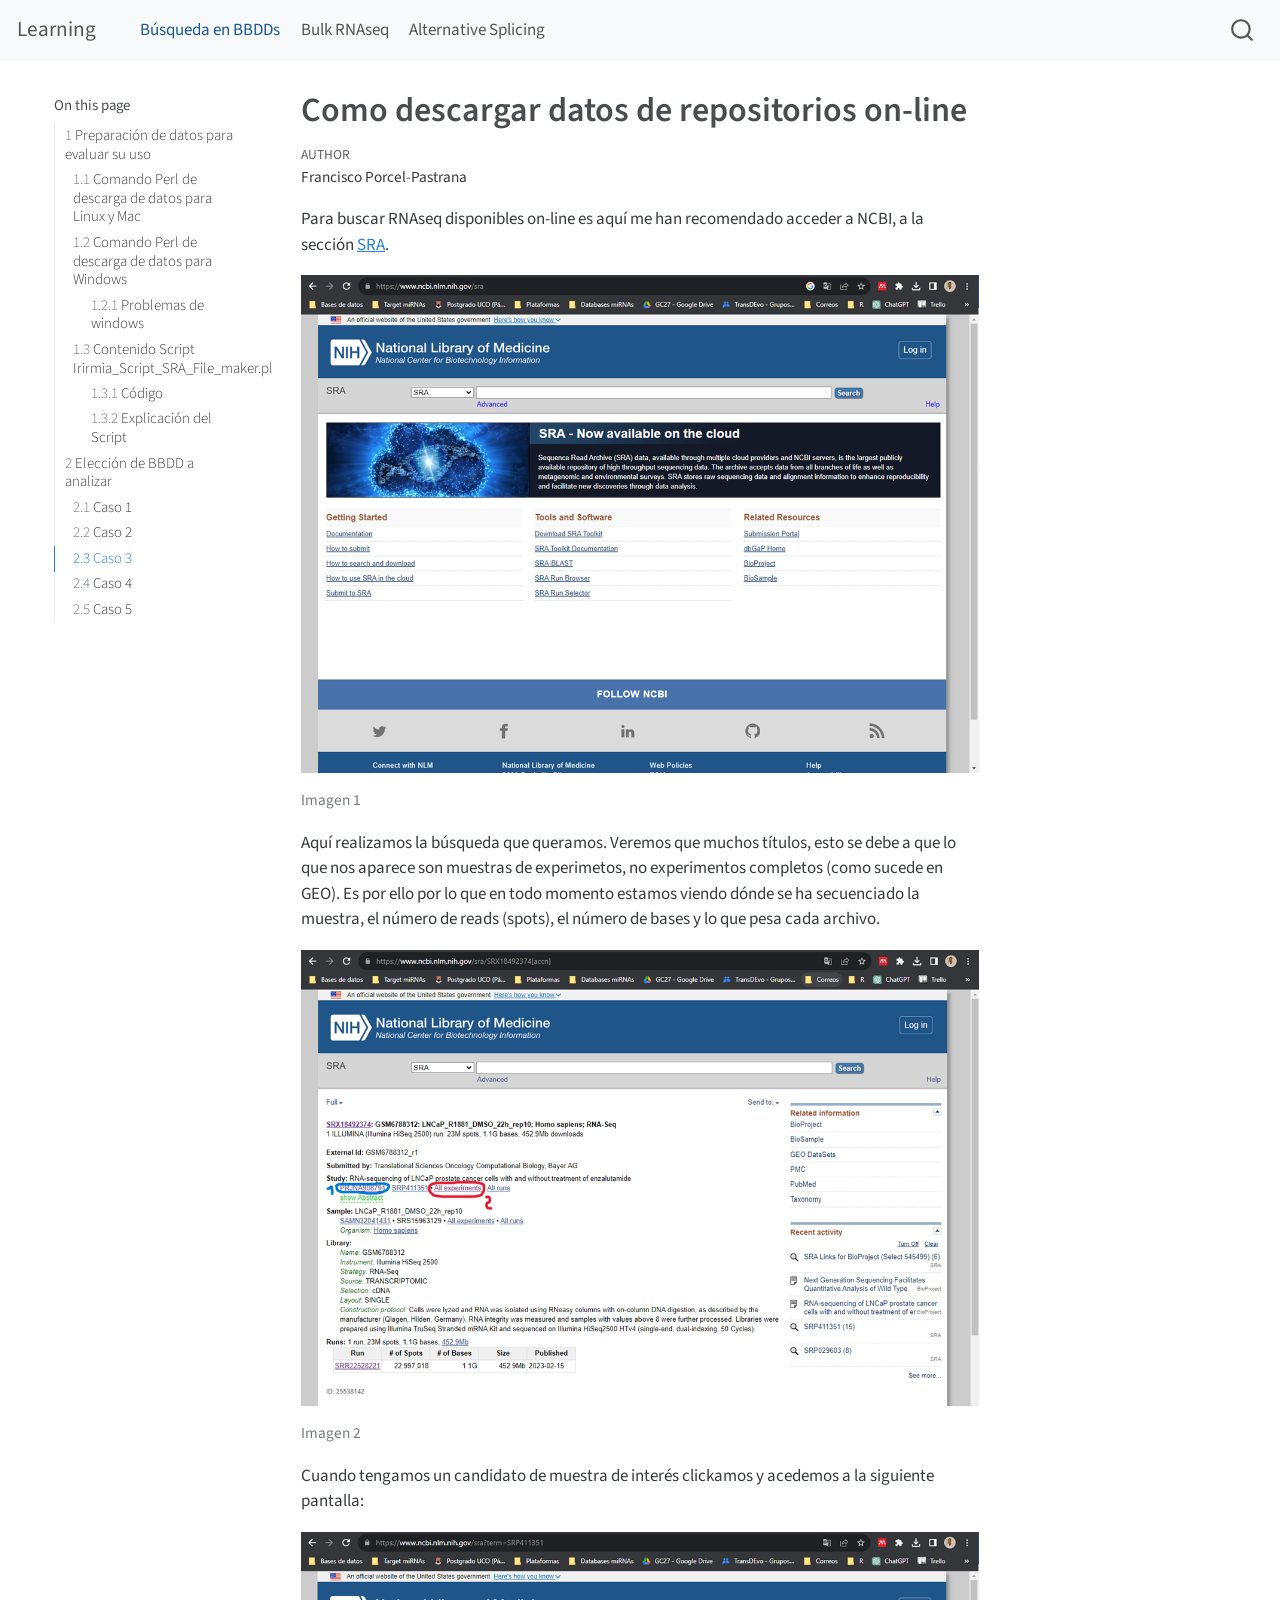
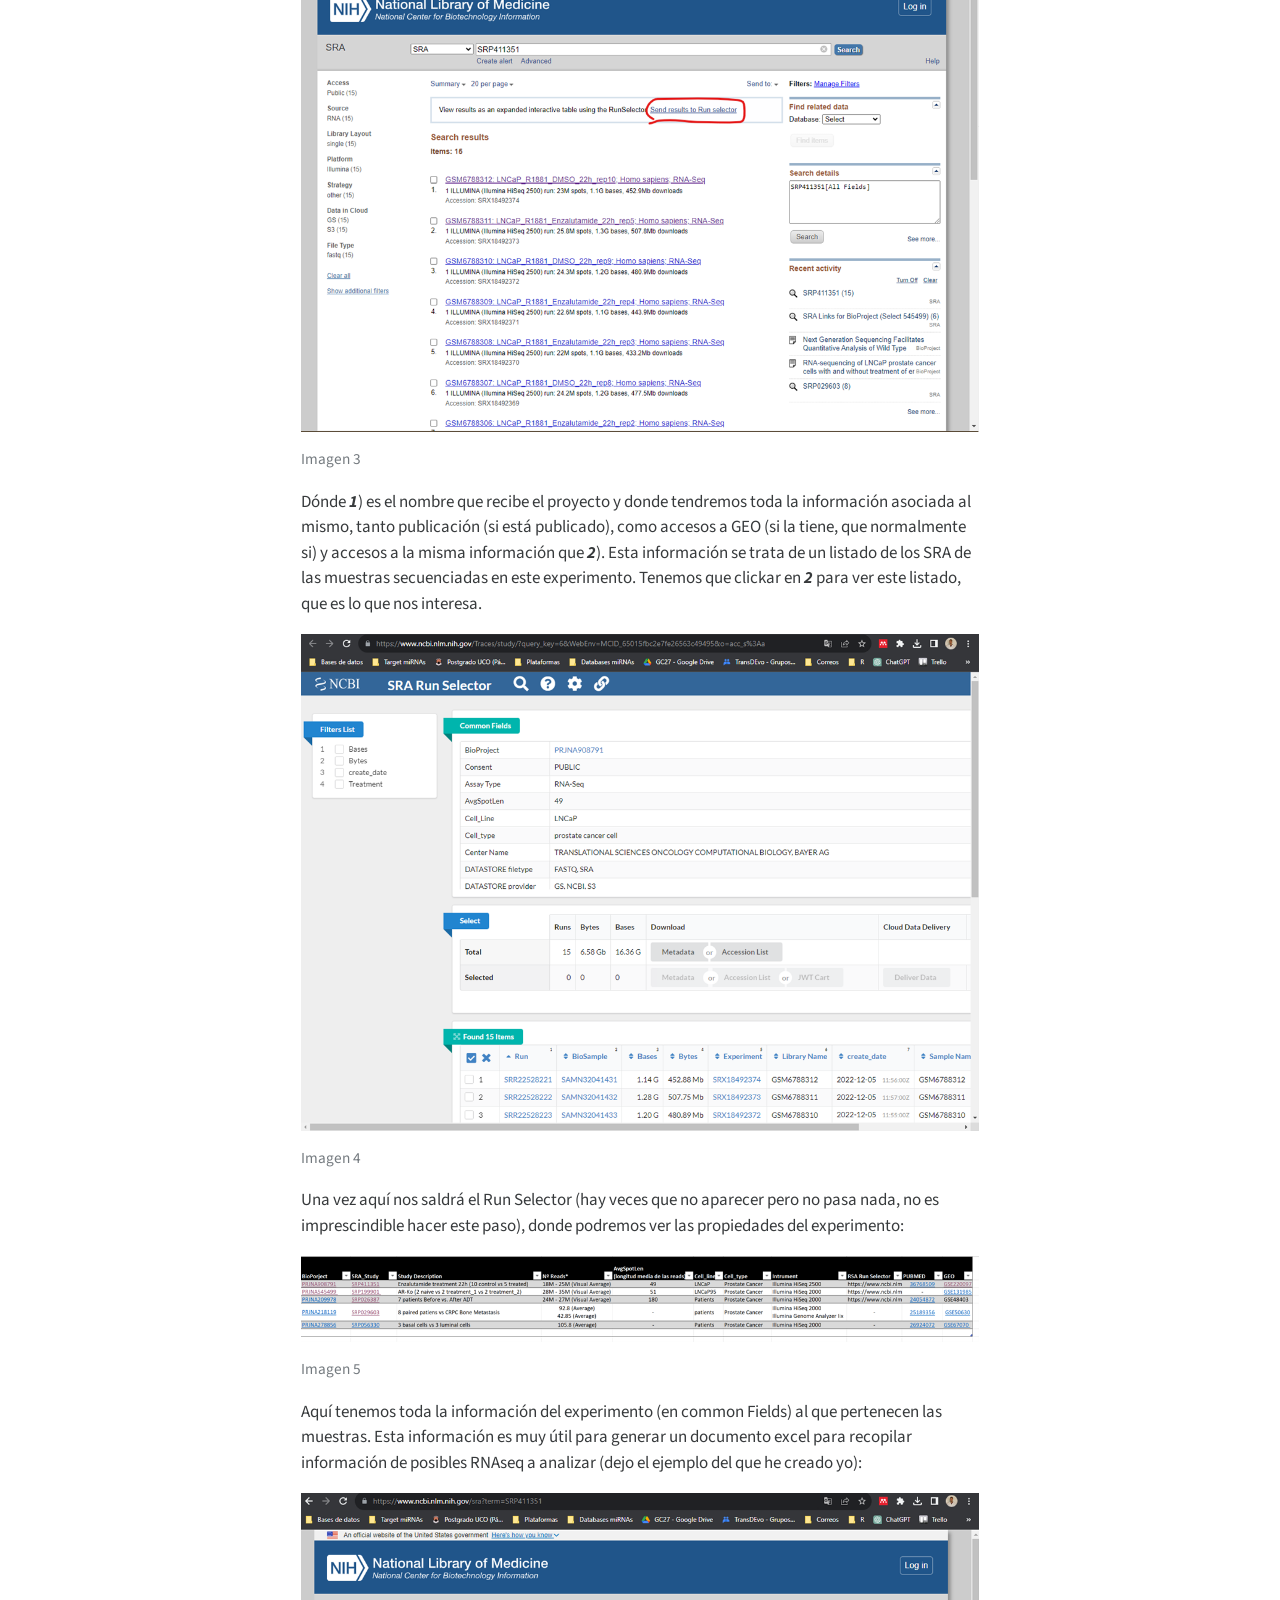
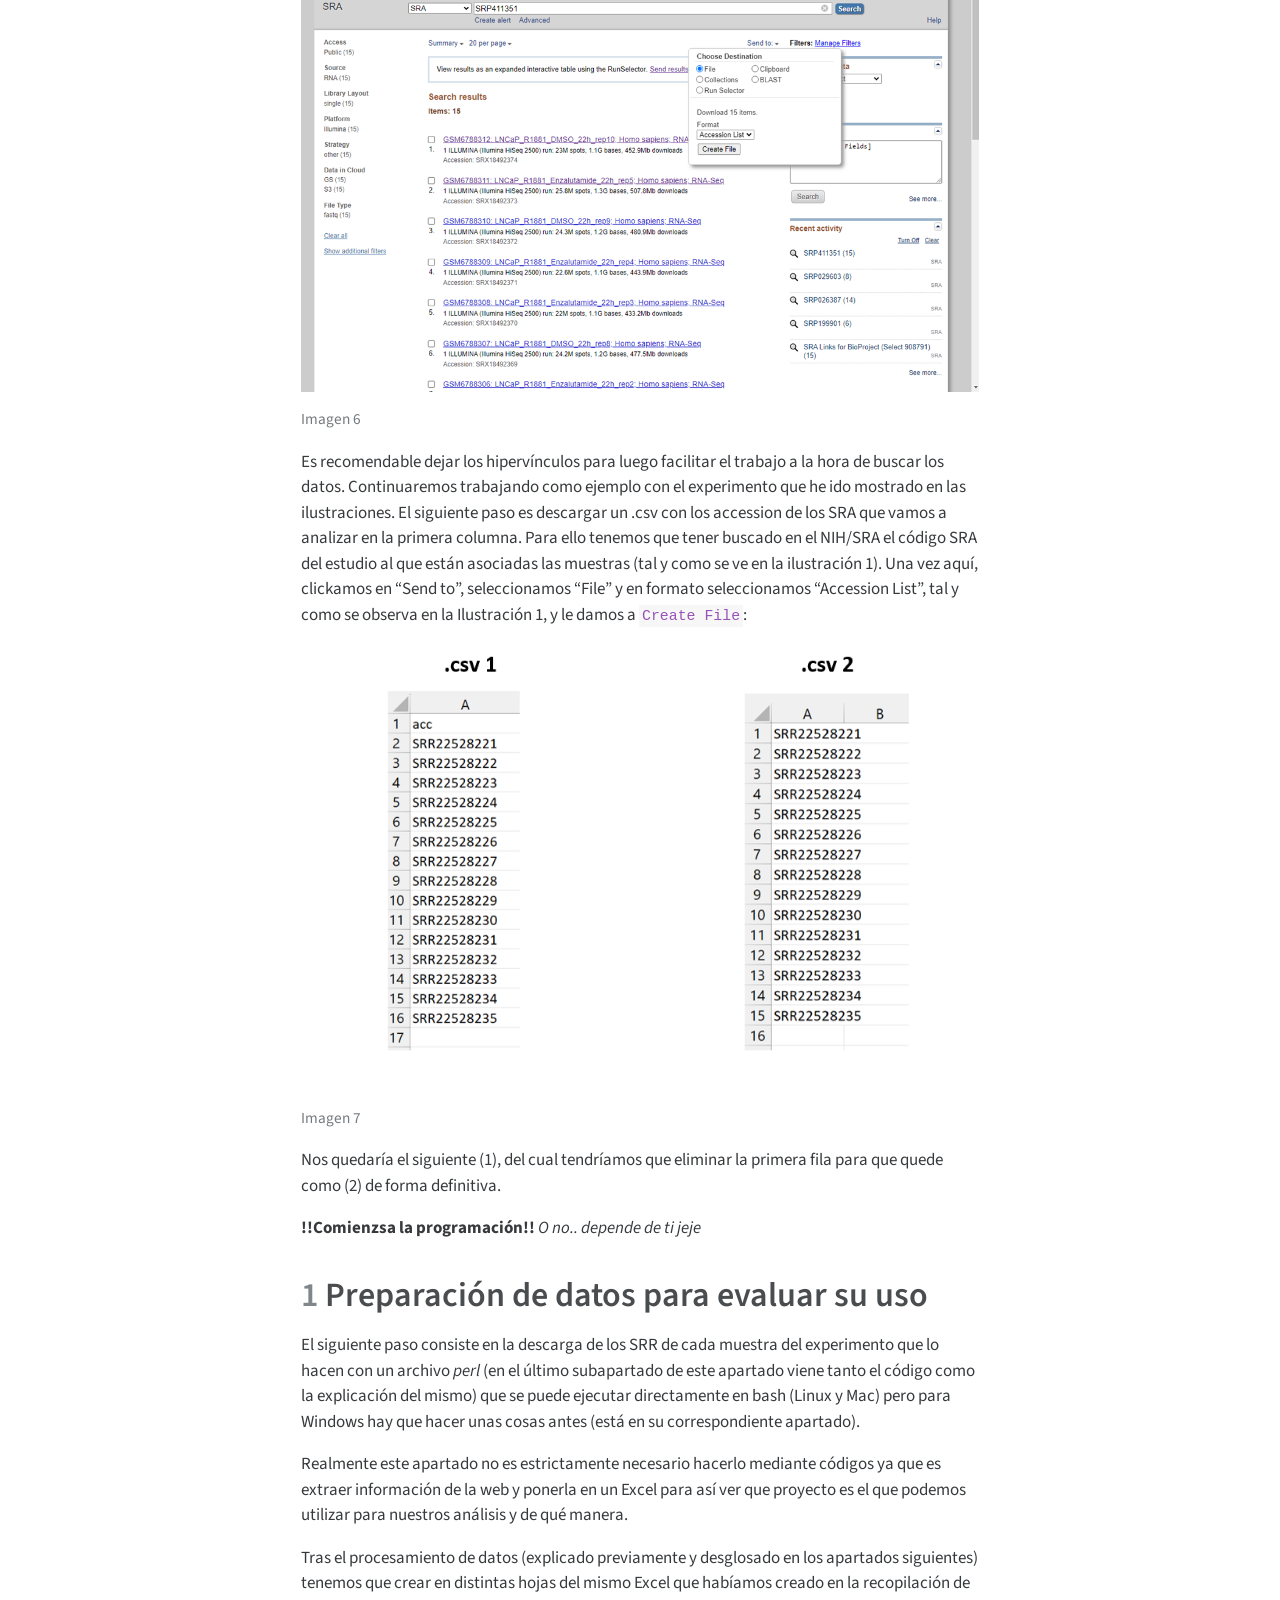
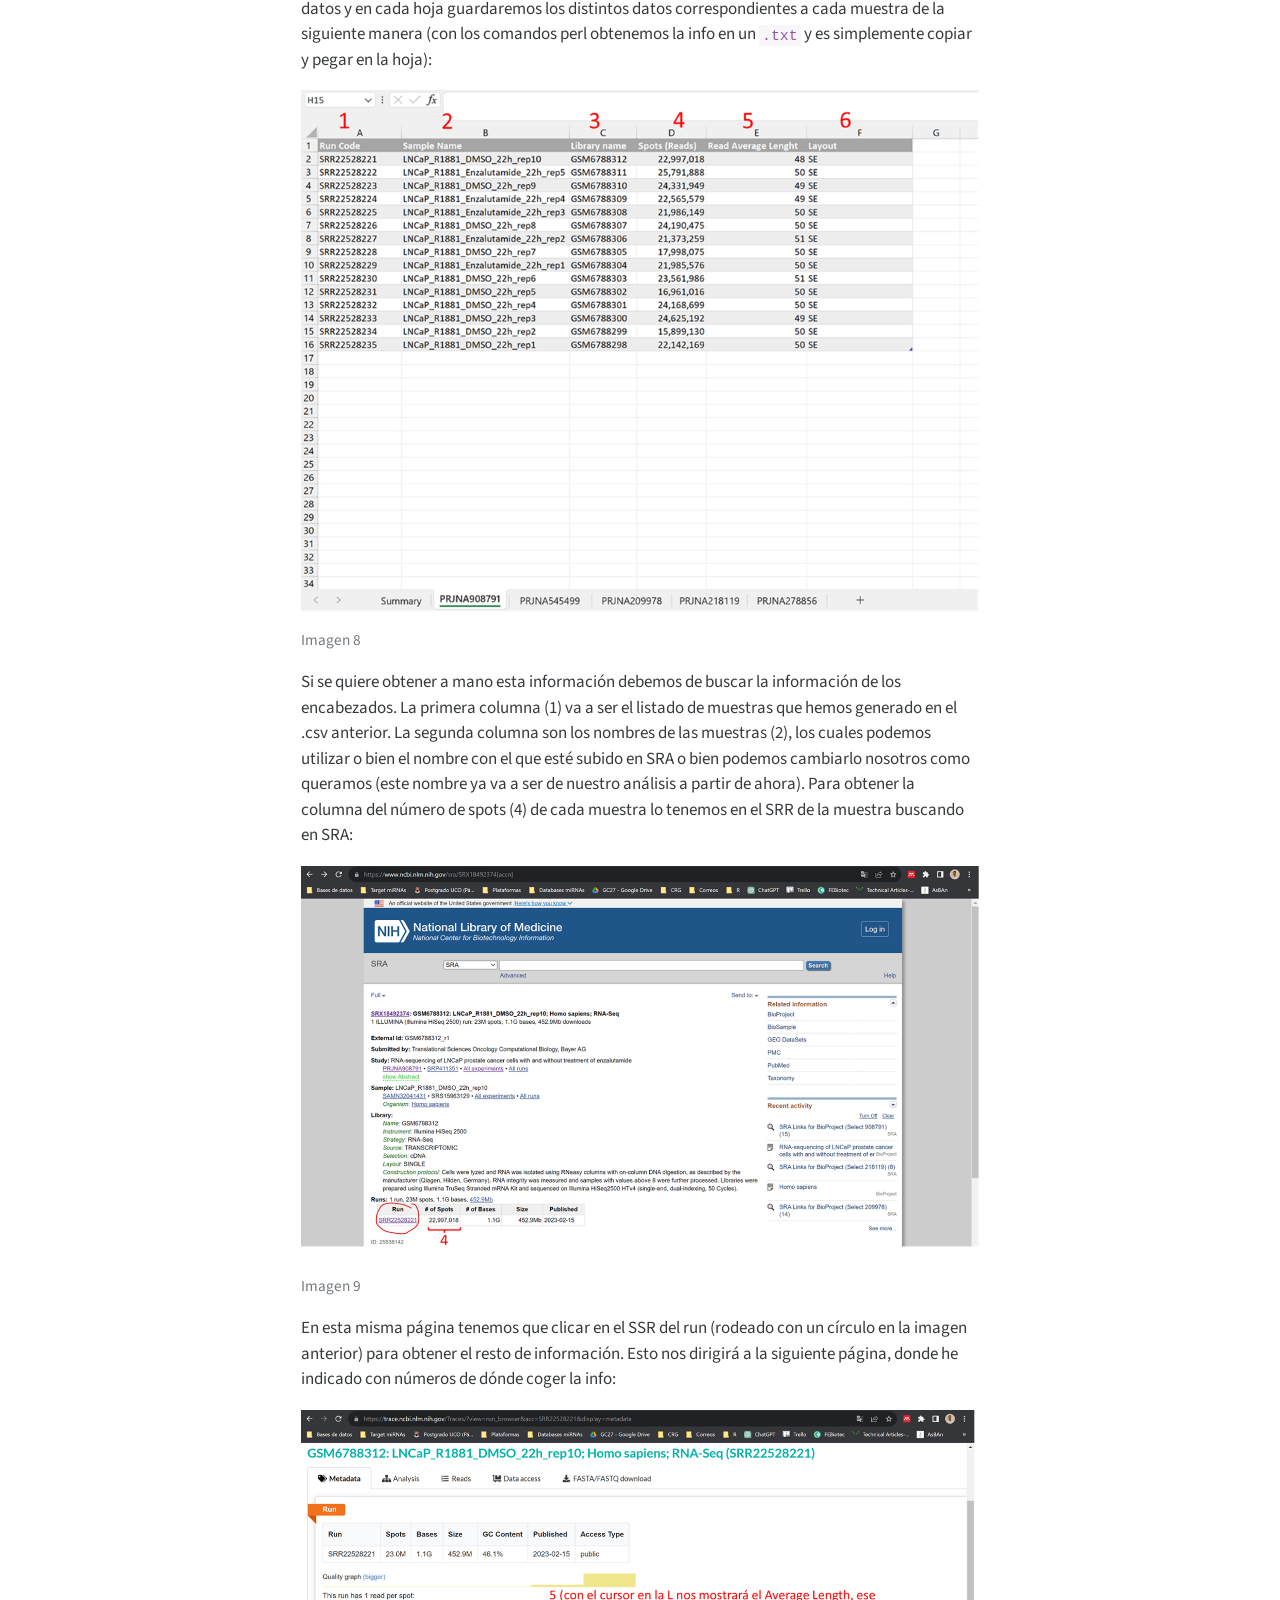
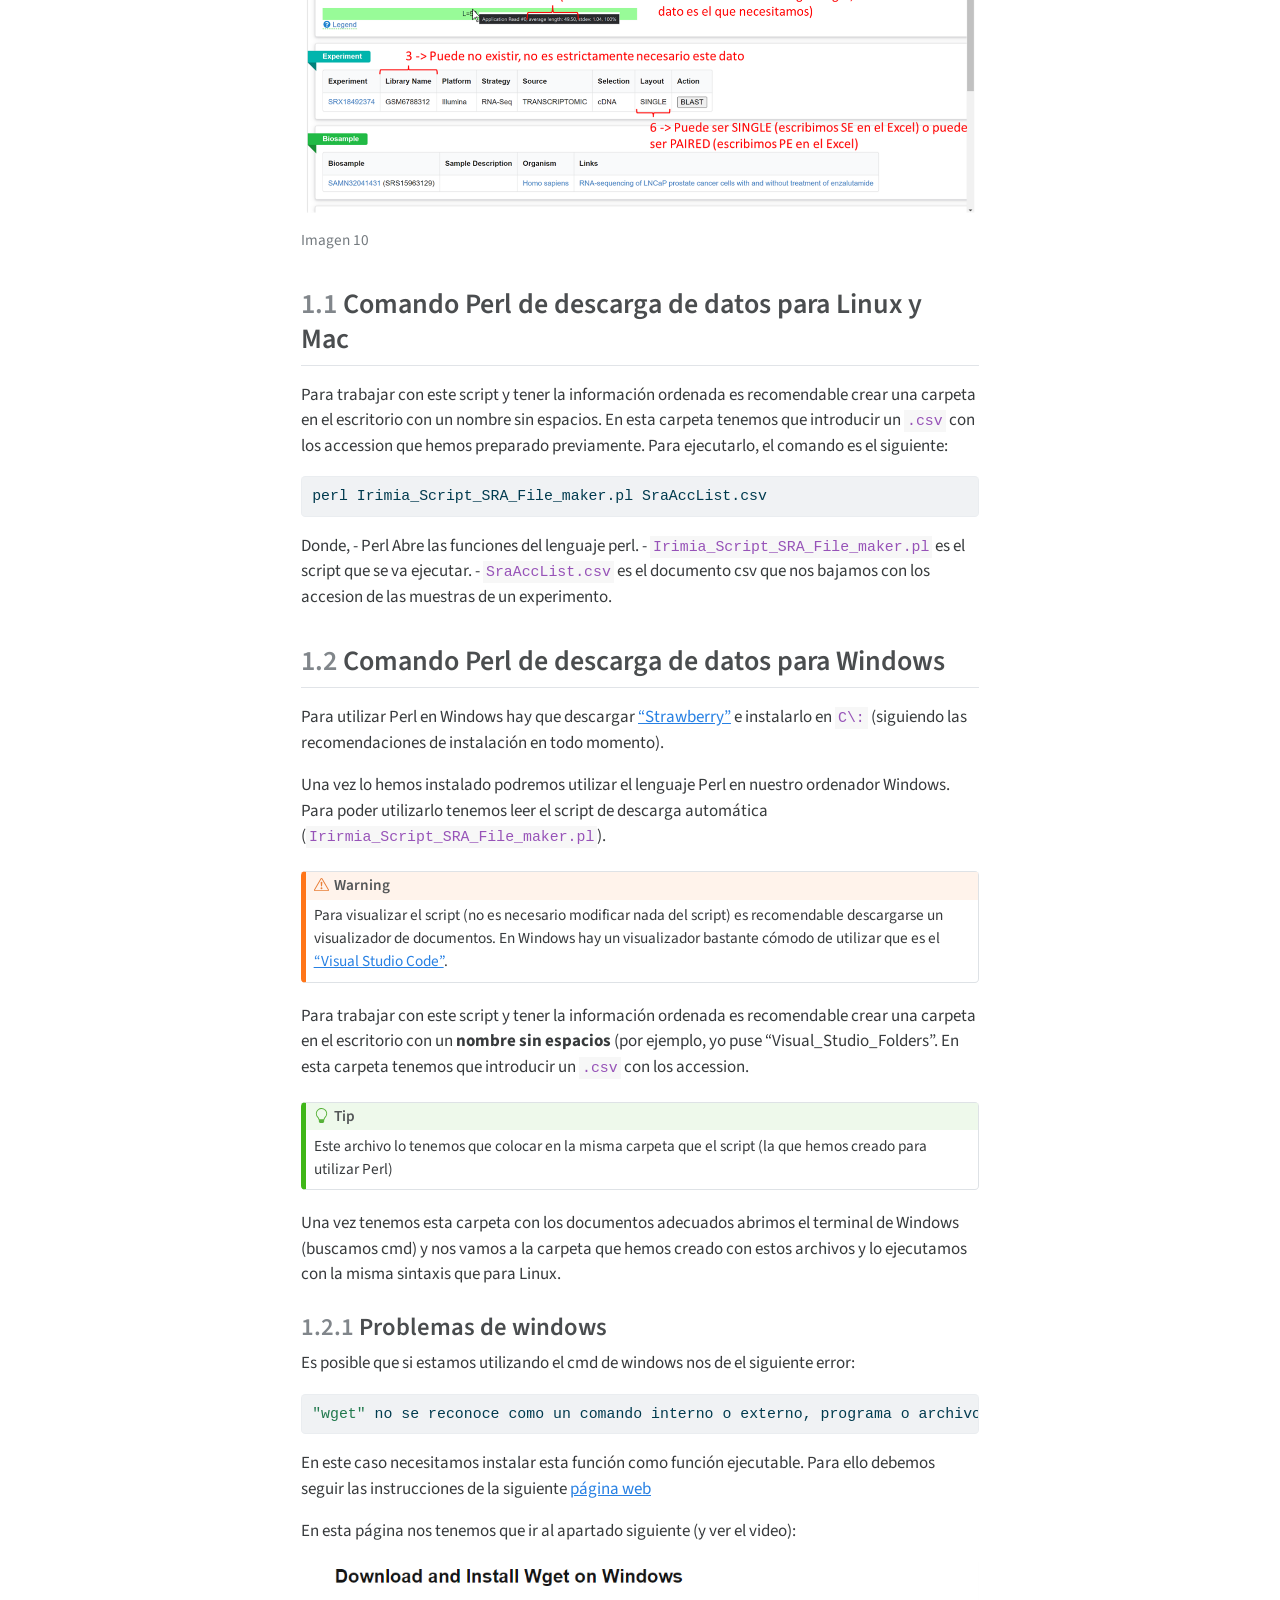
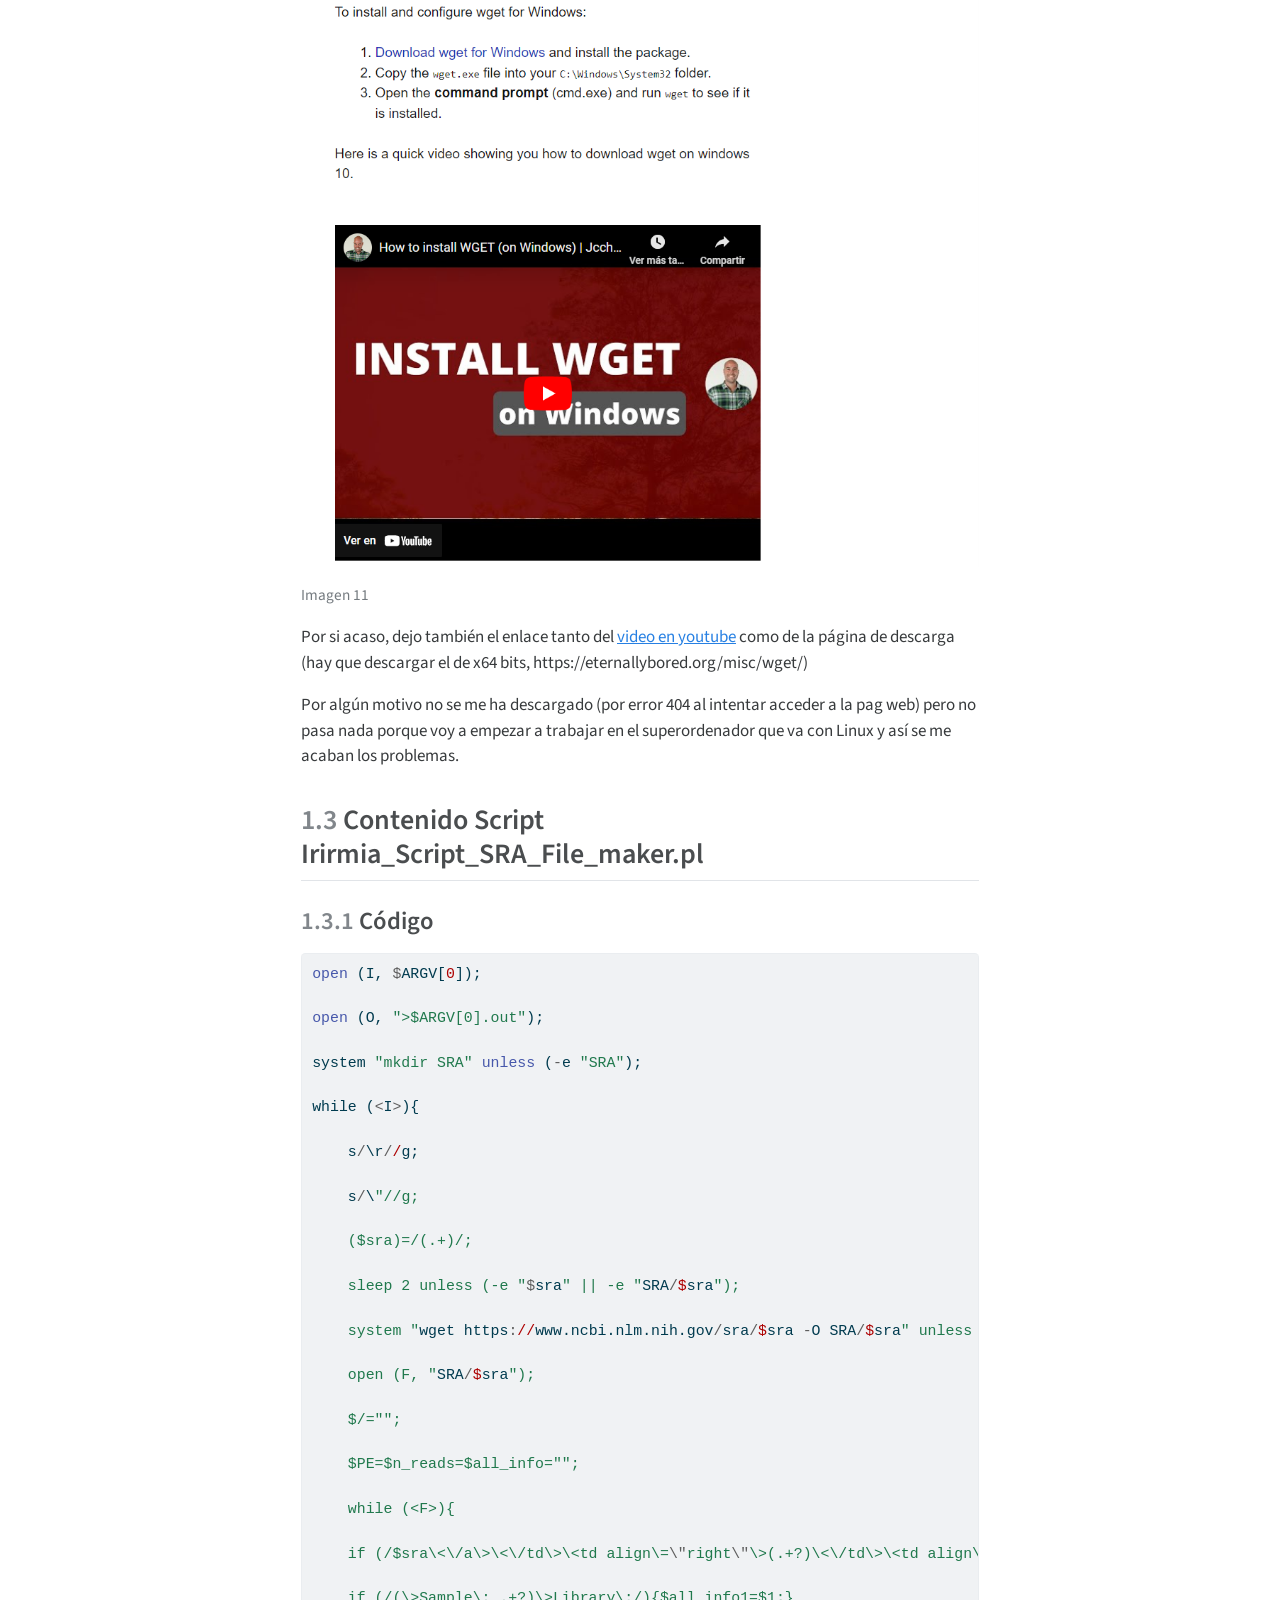
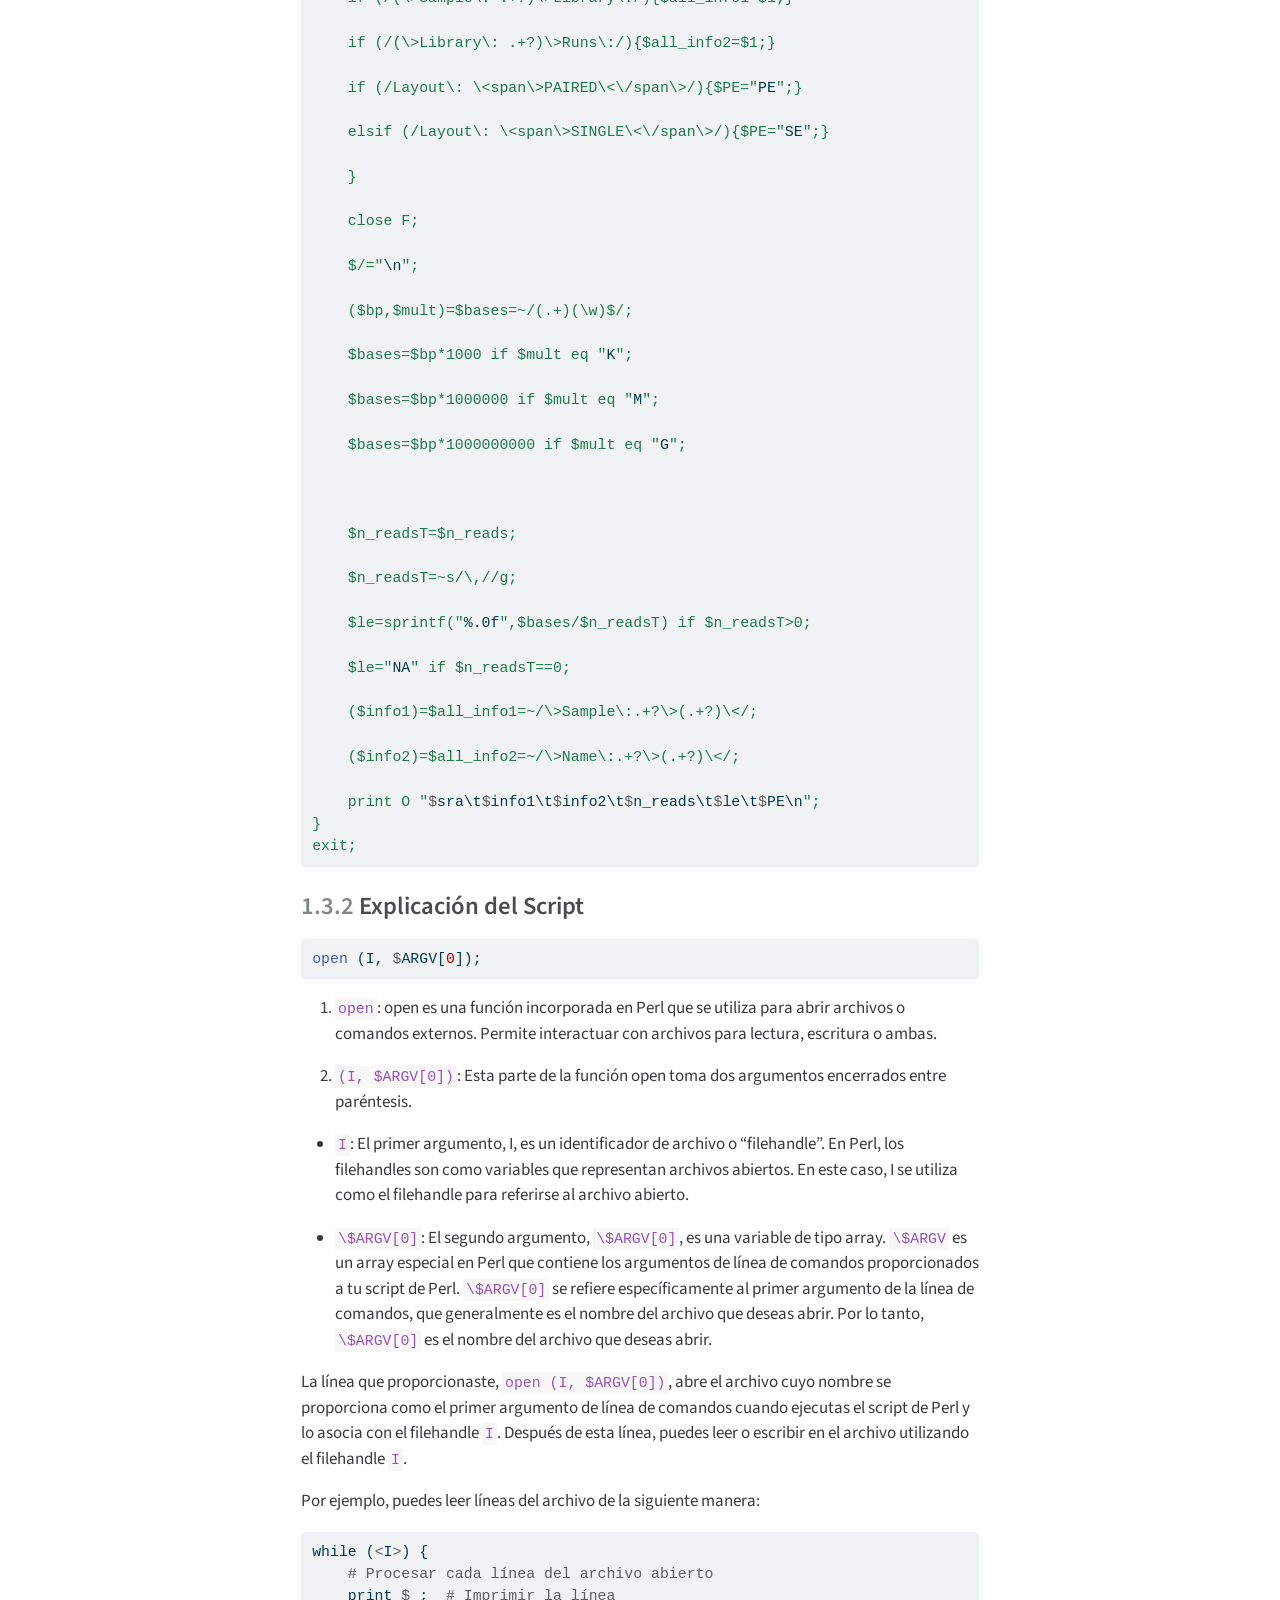
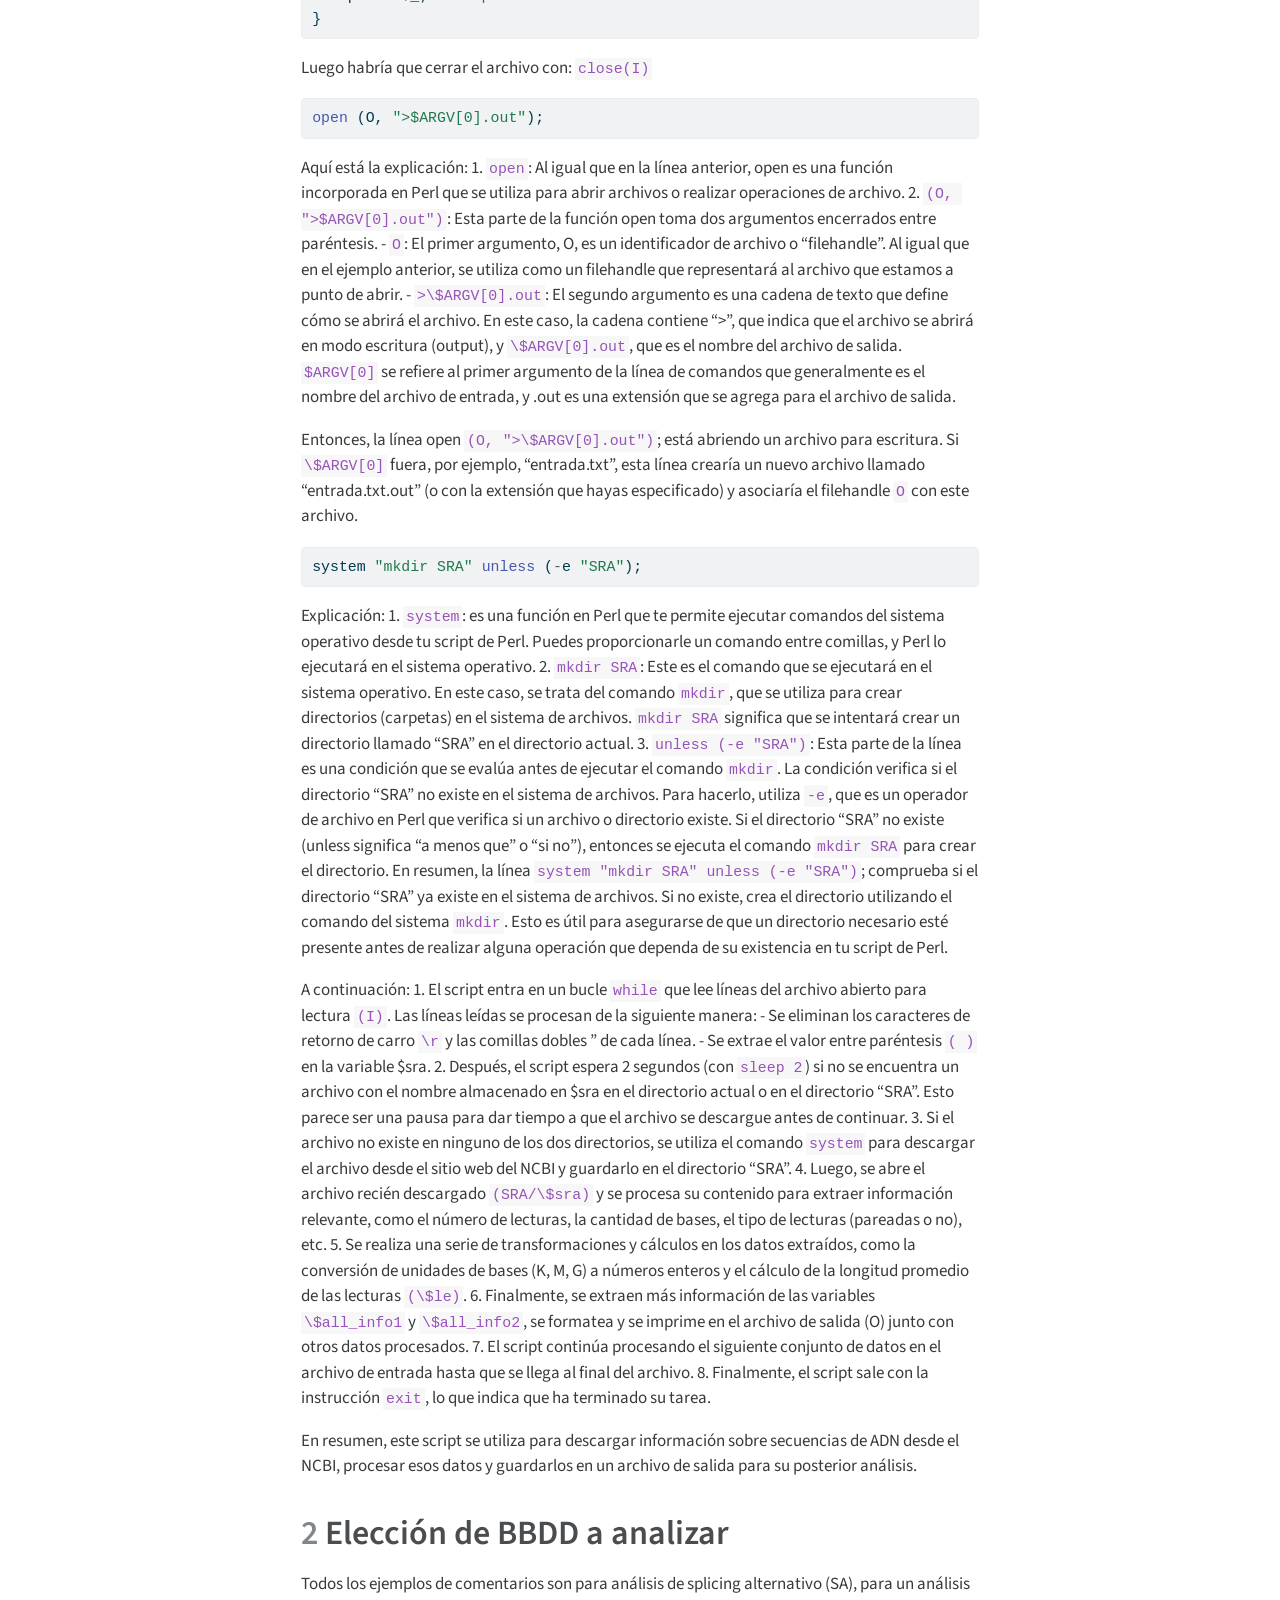
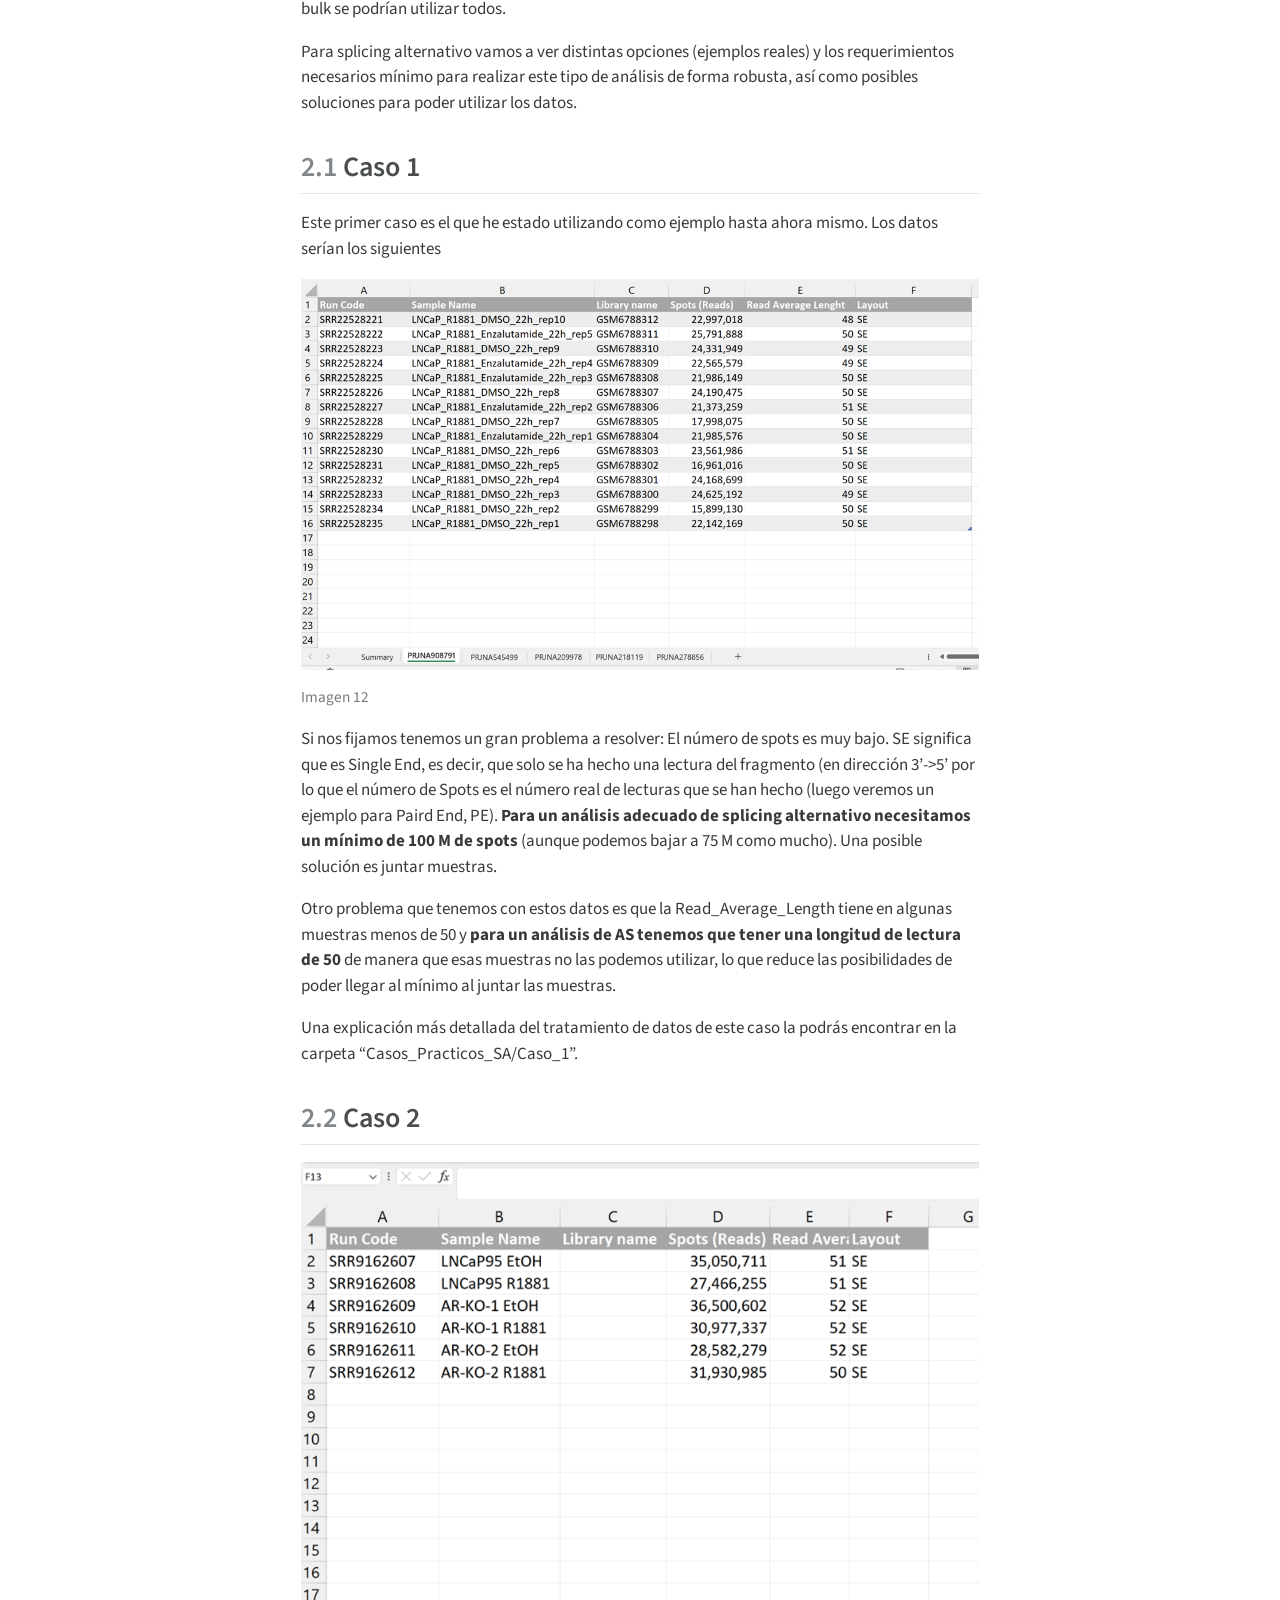
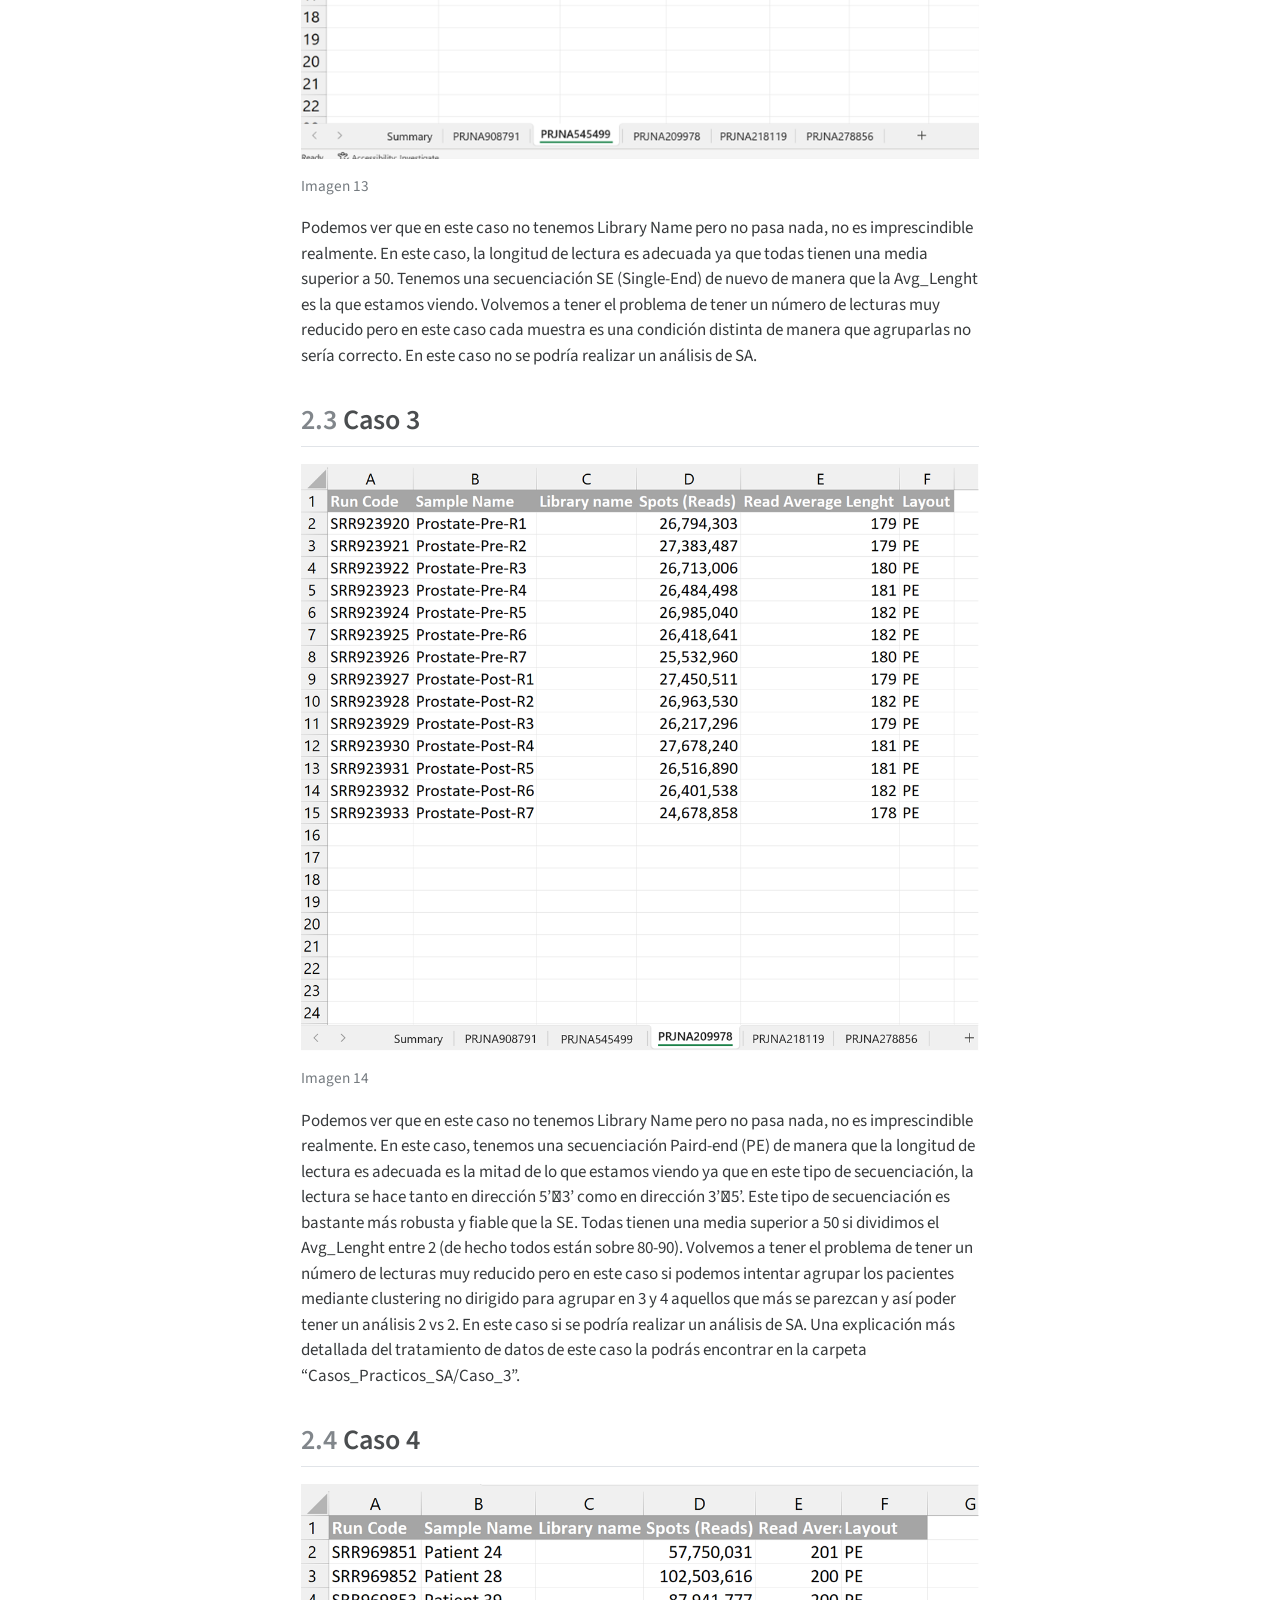
<file: docs/index.html>
<!DOCTYPE html>
<html xmlns="http://www.w3.org/1999/xhtml" lang="en" xml:lang="en"><head>

<meta charset="utf-8">
<meta name="generator" content="quarto-1.3.450">

<meta name="viewport" content="width=device-width, initial-scale=1.0, user-scalable=yes">

<meta name="author" content="Francisco Porcel-Pastrana">

<title>Learning - Como descargar datos de repositorios on-line</title>
<style>
code{white-space: pre-wrap;}
span.smallcaps{font-variant: small-caps;}
div.columns{display: flex; gap: min(4vw, 1.5em);}
div.column{flex: auto; overflow-x: auto;}
div.hanging-indent{margin-left: 1.5em; text-indent: -1.5em;}
ul.task-list{list-style: none;}
ul.task-list li input[type="checkbox"] {
  width: 0.8em;
  margin: 0 0.8em 0.2em -1em; /* quarto-specific, see https://github.com/quarto-dev/quarto-cli/issues/4556 */ 
  vertical-align: middle;
}
/* CSS for syntax highlighting */
pre > code.sourceCode { white-space: pre; position: relative; }
pre > code.sourceCode > span { display: inline-block; line-height: 1.25; }
pre > code.sourceCode > span:empty { height: 1.2em; }
.sourceCode { overflow: visible; }
code.sourceCode > span { color: inherit; text-decoration: inherit; }
div.sourceCode { margin: 1em 0; }
pre.sourceCode { margin: 0; }
@media screen {
div.sourceCode { overflow: auto; }
}
@media print {
pre > code.sourceCode { white-space: pre-wrap; }
pre > code.sourceCode > span { text-indent: -5em; padding-left: 5em; }
}
pre.numberSource code
  { counter-reset: source-line 0; }
pre.numberSource code > span
  { position: relative; left: -4em; counter-increment: source-line; }
pre.numberSource code > span > a:first-child::before
  { content: counter(source-line);
    position: relative; left: -1em; text-align: right; vertical-align: baseline;
    border: none; display: inline-block;
    -webkit-touch-callout: none; -webkit-user-select: none;
    -khtml-user-select: none; -moz-user-select: none;
    -ms-user-select: none; user-select: none;
    padding: 0 4px; width: 4em;
  }
pre.numberSource { margin-left: 3em;  padding-left: 4px; }
div.sourceCode
  {   }
@media screen {
pre > code.sourceCode > span > a:first-child::before { text-decoration: underline; }
}
</style>


<script src="site_libs/quarto-nav/quarto-nav.js"></script>
<script src="site_libs/quarto-nav/headroom.min.js"></script>
<script src="site_libs/clipboard/clipboard.min.js"></script>
<script src="site_libs/quarto-search/autocomplete.umd.js"></script>
<script src="site_libs/quarto-search/fuse.min.js"></script>
<script src="site_libs/quarto-search/quarto-search.js"></script>
<meta name="quarto:offset" content="./">
<script src="site_libs/quarto-html/quarto.js"></script>
<script src="site_libs/quarto-html/popper.min.js"></script>
<script src="site_libs/quarto-html/tippy.umd.min.js"></script>
<script src="site_libs/quarto-html/anchor.min.js"></script>
<link href="site_libs/quarto-html/tippy.css" rel="stylesheet">
<link href="site_libs/quarto-html/quarto-syntax-highlighting.css" rel="stylesheet" id="quarto-text-highlighting-styles">
<script src="site_libs/bootstrap/bootstrap.min.js"></script>
<link href="site_libs/bootstrap/bootstrap-icons.css" rel="stylesheet">
<link href="site_libs/bootstrap/bootstrap.min.css" rel="stylesheet" id="quarto-bootstrap" data-mode="light">
<script id="quarto-search-options" type="application/json">{
  "location": "navbar",
  "copy-button": false,
  "collapse-after": 3,
  "panel-placement": "end",
  "type": "overlay",
  "limit": 20,
  "language": {
    "search-no-results-text": "No results",
    "search-matching-documents-text": "matching documents",
    "search-copy-link-title": "Copy link to search",
    "search-hide-matches-text": "Hide additional matches",
    "search-more-match-text": "more match in this document",
    "search-more-matches-text": "more matches in this document",
    "search-clear-button-title": "Clear",
    "search-detached-cancel-button-title": "Cancel",
    "search-submit-button-title": "Submit",
    "search-label": "Search"
  }
}</script>


<link rel="stylesheet" href="styles.css">
</head>

<body class="floating nav-fixed">

<div id="quarto-search-results"></div>
  <header id="quarto-header" class="headroom fixed-top">
    <nav class="navbar navbar-expand-lg navbar-dark ">
      <div class="navbar-container container-fluid">
      <div class="navbar-brand-container">
    <a class="navbar-brand" href="./index.html">
    <span class="navbar-title">Learning</span>
    </a>
  </div>
            <div id="quarto-search" class="" title="Search"></div>
          <button class="navbar-toggler" type="button" data-bs-toggle="collapse" data-bs-target="#navbarCollapse" aria-controls="navbarCollapse" aria-expanded="false" aria-label="Toggle navigation" onclick="if (window.quartoToggleHeadroom) { window.quartoToggleHeadroom(); }">
  <span class="navbar-toggler-icon"></span>
</button>
          <div class="collapse navbar-collapse" id="navbarCollapse">
            <ul class="navbar-nav navbar-nav-scroll me-auto">
  <li class="nav-item">
    <a class="nav-link active" href="./index.html" rel="" target="" aria-current="page">
 <span class="menu-text">Búsqueda en BBDDs</span></a>
  </li>  
  <li class="nav-item">
    <a class="nav-link" href="./RNAseq.html" rel="" target="">
 <span class="menu-text">Bulk RNAseq</span></a>
  </li>  
  <li class="nav-item">
    <a class="nav-link" href="./AS_Analysis.html" rel="" target="">
 <span class="menu-text">Alternative Splicing</span></a>
  </li>  
</ul>
            <div class="quarto-navbar-tools ms-auto">
</div>
          </div> <!-- /navcollapse -->
      </div> <!-- /container-fluid -->
    </nav>
</header>
<!-- content -->
<div id="quarto-content" class="quarto-container page-columns page-rows-contents page-layout-article page-navbar">
<!-- sidebar -->
  <nav id="quarto-sidebar" class="sidebar collapse collapse-horizontal sidebar-navigation floating overflow-auto">
    <nav id="TOC" role="doc-toc" class="toc-active" data-toc-expanded="4">
    <h2 id="toc-title">On this page</h2>
   
  <ul>
  <li><a href="#preparación-de-datos-para-evaluar-su-uso" id="toc-preparación-de-datos-para-evaluar-su-uso" class="nav-link active" data-scroll-target="#preparación-de-datos-para-evaluar-su-uso"><span class="header-section-number">1</span> Preparación de datos para evaluar su uso</a>
  <ul class="collapse">
  <li><a href="#comando-perl-de-descarga-de-datos-para-linux-y-mac" id="toc-comando-perl-de-descarga-de-datos-para-linux-y-mac" class="nav-link" data-scroll-target="#comando-perl-de-descarga-de-datos-para-linux-y-mac"><span class="header-section-number">1.1</span> Comando Perl de descarga de datos para Linux y Mac</a></li>
  <li><a href="#comando-perl-de-descarga-de-datos-para-windows" id="toc-comando-perl-de-descarga-de-datos-para-windows" class="nav-link" data-scroll-target="#comando-perl-de-descarga-de-datos-para-windows"><span class="header-section-number">1.2</span> Comando Perl de descarga de datos para Windows</a>
  <ul class="collapse">
  <li><a href="#problemas-de-windows" id="toc-problemas-de-windows" class="nav-link" data-scroll-target="#problemas-de-windows"><span class="header-section-number">1.2.1</span> Problemas de windows</a></li>
  </ul></li>
  <li><a href="#contenido-script-irirmia_script_sra_file_maker.pl" id="toc-contenido-script-irirmia_script_sra_file_maker.pl" class="nav-link" data-scroll-target="#contenido-script-irirmia_script_sra_file_maker.pl"><span class="header-section-number">1.3</span> Contenido Script Irirmia_Script_SRA_File_maker.pl</a>
  <ul class="collapse">
  <li><a href="#código" id="toc-código" class="nav-link" data-scroll-target="#código"><span class="header-section-number">1.3.1</span> Código</a></li>
  <li><a href="#explicación-del-script" id="toc-explicación-del-script" class="nav-link" data-scroll-target="#explicación-del-script"><span class="header-section-number">1.3.2</span> Explicación del Script</a></li>
  </ul></li>
  </ul></li>
  <li><a href="#elección-de-bbdd-a-analizar" id="toc-elección-de-bbdd-a-analizar" class="nav-link" data-scroll-target="#elección-de-bbdd-a-analizar"><span class="header-section-number">2</span> Elección de BBDD a analizar</a>
  <ul class="collapse">
  <li><a href="#caso-1" id="toc-caso-1" class="nav-link" data-scroll-target="#caso-1"><span class="header-section-number">2.1</span> Caso 1</a></li>
  <li><a href="#caso-2" id="toc-caso-2" class="nav-link" data-scroll-target="#caso-2"><span class="header-section-number">2.2</span> Caso 2</a></li>
  <li><a href="#caso-3" id="toc-caso-3" class="nav-link" data-scroll-target="#caso-3"><span class="header-section-number">2.3</span> Caso 3</a></li>
  <li><a href="#caso-4" id="toc-caso-4" class="nav-link" data-scroll-target="#caso-4"><span class="header-section-number">2.4</span> Caso 4</a></li>
  <li><a href="#caso-5" id="toc-caso-5" class="nav-link" data-scroll-target="#caso-5"><span class="header-section-number">2.5</span> Caso 5</a></li>
  </ul></li>
  </ul>
</nav>
</nav>
<div id="quarto-sidebar-glass" data-bs-toggle="collapse" data-bs-target="#quarto-sidebar,#quarto-sidebar-glass"></div>
<!-- margin-sidebar -->
    <div id="quarto-margin-sidebar" class="sidebar margin-sidebar">
    </div>
<!-- main -->
<main class="content" id="quarto-document-content">

<header id="title-block-header" class="quarto-title-block default">
<div class="quarto-title">
<h1 class="title">Como descargar datos de repositorios on-line</h1>
</div>



<div class="quarto-title-meta">

    <div>
    <div class="quarto-title-meta-heading">Author</div>
    <div class="quarto-title-meta-contents">
             <p>Francisco Porcel-Pastrana </p>
          </div>
  </div>
    
  
    
  </div>
  

</header>

<p>Para buscar RNAseq disponibles on-line es aquí me han recomendado acceder a NCBI, a la sección <a href="https://www.ncbi.nlm.nih.gov/sra">SRA</a>.</p>
<div class="quarto-figure quarto-figure-center">
<figure class="figure">
<p><img src="./images/picture1.png" class="img-fluid figure-img"></p>
<figcaption class="figure-caption">Imagen 1</figcaption>
</figure>
</div>
<p>Aquí realizamos la búsqueda que queramos. Veremos que muchos títulos, esto se debe a que lo que nos aparece son muestras de experimetos, no experimentos completos (como sucede en GEO). Es por ello por lo que en todo momento estamos viendo dónde se ha secuenciado la muestra, el número de reads (spots), el número de bases y lo que pesa cada archivo.</p>
<div class="quarto-figure quarto-figure-center">
<figure class="figure">
<p><img src="./images/picture2.png" class="img-fluid figure-img"></p>
<figcaption class="figure-caption">Imagen 2</figcaption>
</figure>
</div>
<p>Cuando tengamos un candidato de muestra de interés clickamos y acedemos a la siguiente pantalla:</p>
<div class="quarto-figure quarto-figure-center">
<figure class="figure">
<p><img src="./images/picture3.png" class="img-fluid figure-img"></p>
<figcaption class="figure-caption">Imagen 3</figcaption>
</figure>
</div>
<p>Dónde <strong><em>1</em></strong>) es el nombre que recibe el proyecto y donde tendremos toda la información asociada al mismo, tanto publicación (si está publicado), como accesos a GEO (si la tiene, que normalmente si) y accesos a la misma información que <strong><em>2</em></strong>). Esta información se trata de un listado de los SRA de las muestras secuenciadas en este experimento. Tenemos que clickar en <strong><em>2</em></strong> para ver este listado, que es lo que nos interesa.</p>
<div class="quarto-figure quarto-figure-center">
<figure class="figure">
<p><img src="./images/picture4.png" class="img-fluid figure-img"></p>
<figcaption class="figure-caption">Imagen 4</figcaption>
</figure>
</div>
<p>Una vez aquí nos saldrá el Run Selector (hay veces que no aparecer pero no pasa nada, no es imprescindible hacer este paso), donde podremos ver las propiedades del experimento:</p>
<div class="quarto-figure quarto-figure-center">
<figure class="figure">
<p><img src="./images/picture5.png" class="img-fluid figure-img"></p>
<figcaption class="figure-caption">Imagen 5</figcaption>
</figure>
</div>
<p>Aquí tenemos toda la información del experimento (en common Fields) al que pertenecen las muestras. Esta información es muy útil para generar un documento excel para recopilar información de posibles RNAseq a analizar (dejo el ejemplo del que he creado yo):</p>
<div class="quarto-figure quarto-figure-center">
<figure class="figure">
<p><img src="./images/picture6.png" class="img-fluid figure-img"></p>
<figcaption class="figure-caption">Imagen 6</figcaption>
</figure>
</div>
<p>Es recomendable dejar los hipervínculos para luego facilitar el trabajo a la hora de buscar los datos. Continuaremos trabajando como ejemplo con el experimento que he ido mostrado en las ilustraciones. El siguiente paso es descargar un .csv con los accession de los SRA que vamos a analizar en la primera columna. Para ello tenemos que tener buscado en el NIH/SRA el código SRA del estudio al que están asociadas las muestras (tal y como se ve en la ilustración 1). Una vez aquí, clickamos en “Send to”, seleccionamos “File” y en formato seleccionamos “Accession List”, tal y como se observa en la Ilustración 1, y le damos a <code>Create File</code>:</p>
<div class="quarto-figure quarto-figure-center">
<figure class="figure">
<p><img src="./images/picture7.png" class="img-fluid figure-img"></p>
<figcaption class="figure-caption">Imagen 7</figcaption>
</figure>
</div>
<p>Nos quedaría el siguiente (1), del cual tendríamos que eliminar la primera fila para que quede como (2) de forma definitiva.</p>
<p><strong>!!Comienzsa la programación!!</strong> <em>O no.. depende de ti jeje</em></p>
<section id="preparación-de-datos-para-evaluar-su-uso" class="level1" data-number="1">
<h1 data-number="1"><span class="header-section-number">1</span> Preparación de datos para evaluar su uso</h1>
<p>El siguiente paso consiste en la descarga de los SRR de cada muestra del experimento que lo hacen con un archivo <em>perl</em> (en el último subapartado de este apartado viene tanto el código como la explicación del mismo) que se puede ejecutar directamente en bash (Linux y Mac) pero para Windows hay que hacer unas cosas antes (está en su correspondiente apartado).</p>
<p>Realmente este apartado no es estrictamente necesario hacerlo mediante códigos ya que es extraer información de la web y ponerla en un Excel para así ver que proyecto es el que podemos utilizar para nuestros análisis y de qué manera.</p>
<p>Tras el procesamiento de datos (explicado previamente y desglosado en los apartados siguientes) tenemos que crear en distintas hojas del mismo Excel que habíamos creado en la recopilación de datos y en cada hoja guardaremos los distintos datos correspondientes a cada muestra de la siguiente manera (con los comandos perl obtenemos la info en un <code>.txt</code> y es simplemente copiar y pegar en la hoja):</p>
<div class="quarto-figure quarto-figure-center">
<figure class="figure">
<p><img src="./images/picture8.png" class="img-fluid figure-img"></p>
<figcaption class="figure-caption">Imagen 8</figcaption>
</figure>
</div>
<p>Si se quiere obtener a mano esta información debemos de buscar la información de los encabezados. La primera columna (1) va a ser el listado de muestras que hemos generado en el .csv anterior. La segunda columna son los nombres de las muestras (2), los cuales podemos utilizar o bien el nombre con el que esté subido en SRA o bien podemos cambiarlo nosotros como queramos (este nombre ya va a ser de nuestro análisis a partir de ahora). Para obtener la columna del número de spots (4) de cada muestra lo tenemos en el SRR de la muestra buscando en SRA:</p>
<div class="quarto-figure quarto-figure-center">
<figure class="figure">
<p><img src="./images/picture9.png" class="img-fluid figure-img"></p>
<figcaption class="figure-caption">Imagen 9</figcaption>
</figure>
</div>
<p>En esta misma página tenemos que clicar en el SSR del run (rodeado con un círculo en la imagen anterior) para obtener el resto de información. Esto nos dirigirá a la siguiente página, donde he indicado con números de dónde coger la info:</p>
<div class="quarto-figure quarto-figure-center">
<figure class="figure">
<p><img src="./images/picture10.png" class="img-fluid figure-img"></p>
<figcaption class="figure-caption">Imagen 10</figcaption>
</figure>
</div>
<section id="comando-perl-de-descarga-de-datos-para-linux-y-mac" class="level2" data-number="1.1">
<h2 data-number="1.1" class="anchored" data-anchor-id="comando-perl-de-descarga-de-datos-para-linux-y-mac"><span class="header-section-number">1.1</span> Comando Perl de descarga de datos para Linux y Mac</h2>
<p>Para trabajar con este script y tener la información ordenada es recomendable crear una carpeta en el escritorio con un nombre sin espacios. En esta carpeta tenemos que introducir un <code>.csv</code> con los accession que hemos preparado previamente. Para ejecutarlo, el comando es el siguiente:</p>
<div class="cell">
<div class="sourceCode cell-code" id="cb1"><pre class="sourceCode r code-with-copy"><code class="sourceCode r"><span id="cb1-1"><a href="#cb1-1" aria-hidden="true" tabindex="-1"></a>perl Irimia_Script_SRA_File_maker.pl SraAccList.csv</span></code><button title="Copy to Clipboard" class="code-copy-button"><i class="bi"></i></button></pre></div>
</div>
<p>Donde, - Perl Abre las funciones del lenguaje perl. - <code>Irimia_Script_SRA_File_maker.pl</code> es el script que se va ejecutar. - <code>SraAccList.csv</code> es el documento csv que nos bajamos con los accesion de las muestras de un experimento.</p>
</section>
<section id="comando-perl-de-descarga-de-datos-para-windows" class="level2" data-number="1.2">
<h2 data-number="1.2" class="anchored" data-anchor-id="comando-perl-de-descarga-de-datos-para-windows"><span class="header-section-number">1.2</span> Comando Perl de descarga de datos para Windows</h2>
<p>Para utilizar Perl en Windows hay que descargar <a href="https://strawberryperl.com/">“Strawberry”</a> e instalarlo en <code>C\:</code> (siguiendo las recomendaciones de instalación en todo momento).</p>
<p>Una vez lo hemos instalado podremos utilizar el lenguaje Perl en nuestro ordenador Windows. Para poder utilizarlo tenemos leer el script de descarga automática (<code>Irirmia_Script_SRA_File_maker.pl</code>).</p>
<div class="callout callout-style-default callout-warning callout-titled">
<div class="callout-header d-flex align-content-center">
<div class="callout-icon-container">
<i class="callout-icon"></i>
</div>
<div class="callout-title-container flex-fill">
Warning
</div>
</div>
<div class="callout-body-container callout-body">
<p>Para visualizar el script (no es necesario modificar nada del script) es recomendable descargarse un visualizador de documentos. En Windows hay un visualizador bastante cómodo de utilizar que es el <a href="https://code.visualstudio.com/">“Visual Studio Code”</a>.</p>
</div>
</div>
<p>Para trabajar con este script y tener la información ordenada es recomendable crear una carpeta en el escritorio con un <strong>nombre sin espacios</strong> (por ejemplo, yo puse “Visual_Studio_Folders”. En esta carpeta tenemos que introducir un <code>.csv</code> con los accession.</p>
<div class="callout callout-style-default callout-tip callout-titled">
<div class="callout-header d-flex align-content-center">
<div class="callout-icon-container">
<i class="callout-icon"></i>
</div>
<div class="callout-title-container flex-fill">
Tip
</div>
</div>
<div class="callout-body-container callout-body">
<p>Este archivo lo tenemos que colocar en la misma carpeta que el script (la que hemos creado para utilizar Perl)</p>
</div>
</div>
<p>Una vez tenemos esta carpeta con los documentos adecuados abrimos el terminal de Windows (buscamos cmd) y nos vamos a la carpeta que hemos creado con estos archivos y lo ejecutamos con la misma sintaxis que para Linux.</p>
<section id="problemas-de-windows" class="level3" data-number="1.2.1">
<h3 data-number="1.2.1" class="anchored" data-anchor-id="problemas-de-windows"><span class="header-section-number">1.2.1</span> Problemas de windows</h3>
<p>Es posible que si estamos utilizando el cmd de windows nos de el siguiente error:</p>
<div class="cell">
<div class="sourceCode cell-code" id="cb2"><pre class="sourceCode r code-with-copy"><code class="sourceCode r"><span id="cb2-1"><a href="#cb2-1" aria-hidden="true" tabindex="-1"></a><span class="st">"wget"</span> no se reconoce como un comando interno o externo, programa o archivo por lotes ejecutable.</span></code><button title="Copy to Clipboard" class="code-copy-button"><i class="bi"></i></button></pre></div>
</div>
<p>En este caso necesitamos instalar esta función como función ejecutable. Para ello debemos seguir las instrucciones de la siguiente <a href="https://www.jcchouinard.com/wget/">página web</a></p>
<p>En esta página nos tenemos que ir al apartado siguiente (y ver el video):</p>
<div class="quarto-figure quarto-figure-center">
<figure class="figure">
<p><img src="./images/picture11.png" class="img-fluid figure-img"></p>
<figcaption class="figure-caption">Imagen 11</figcaption>
</figure>
</div>
<p>Por si acaso, dejo también el enlace tanto del <a href="https://youtu.be/cvvcG1a7dOM">video en youtube</a> como de la página de descarga (hay que descargar el de x64 bits, https://eternallybored.org/misc/wget/)</p>
<p>Por algún motivo no se me ha descargado (por error 404 al intentar acceder a la pag web) pero no pasa nada porque voy a empezar a trabajar en el superordenador que va con Linux y así se me acaban los problemas.</p>
</section>
</section>
<section id="contenido-script-irirmia_script_sra_file_maker.pl" class="level2" data-number="1.3">
<h2 data-number="1.3" class="anchored" data-anchor-id="contenido-script-irirmia_script_sra_file_maker.pl"><span class="header-section-number">1.3</span> Contenido Script Irirmia_Script_SRA_File_maker.pl</h2>
<section id="código" class="level3" data-number="1.3.1">
<h3 data-number="1.3.1" class="anchored" data-anchor-id="código"><span class="header-section-number">1.3.1</span> Código</h3>
<div class="cell">
<div class="sourceCode cell-code" id="cb3"><pre class="sourceCode r code-with-copy"><code class="sourceCode r"><span id="cb3-1"><a href="#cb3-1" aria-hidden="true" tabindex="-1"></a><span class="fu">open</span> (I, <span class="sc">$</span>ARGV[<span class="dv">0</span>]);</span>
<span id="cb3-2"><a href="#cb3-2" aria-hidden="true" tabindex="-1"></a></span>
<span id="cb3-3"><a href="#cb3-3" aria-hidden="true" tabindex="-1"></a><span class="fu">open</span> (O, <span class="st">"&gt;$ARGV[0].out"</span>);</span>
<span id="cb3-4"><a href="#cb3-4" aria-hidden="true" tabindex="-1"></a></span>
<span id="cb3-5"><a href="#cb3-5" aria-hidden="true" tabindex="-1"></a>system <span class="st">"mkdir SRA"</span> <span class="fu">unless</span> (<span class="sc">-</span>e <span class="st">"SRA"</span>);</span>
<span id="cb3-6"><a href="#cb3-6" aria-hidden="true" tabindex="-1"></a></span>
<span id="cb3-7"><a href="#cb3-7" aria-hidden="true" tabindex="-1"></a><span class="cf">while</span> (<span class="sc">&lt;</span>I<span class="sc">&gt;</span>){</span>
<span id="cb3-8"><a href="#cb3-8" aria-hidden="true" tabindex="-1"></a></span>
<span id="cb3-9"><a href="#cb3-9" aria-hidden="true" tabindex="-1"></a>    s<span class="sc">/</span>\r<span class="sc">/</span><span class="er">/</span>g;</span>
<span id="cb3-10"><a href="#cb3-10" aria-hidden="true" tabindex="-1"></a></span>
<span id="cb3-11"><a href="#cb3-11" aria-hidden="true" tabindex="-1"></a>    s<span class="sc">/</span>\<span class="st">"//g;</span></span>
<span id="cb3-12"><a href="#cb3-12" aria-hidden="true" tabindex="-1"></a></span>
<span id="cb3-13"><a href="#cb3-13" aria-hidden="true" tabindex="-1"></a><span class="st">    ($sra)=/(.+)/;</span></span>
<span id="cb3-14"><a href="#cb3-14" aria-hidden="true" tabindex="-1"></a><span class="st">    </span></span>
<span id="cb3-15"><a href="#cb3-15" aria-hidden="true" tabindex="-1"></a><span class="st">    sleep 2 unless (-e "</span><span class="sc">$</span>sra<span class="st">" || -e "</span>SRA<span class="sc">/</span><span class="er">$</span>sra<span class="st">");</span></span>
<span id="cb3-16"><a href="#cb3-16" aria-hidden="true" tabindex="-1"></a></span>
<span id="cb3-17"><a href="#cb3-17" aria-hidden="true" tabindex="-1"></a><span class="st">    system "</span>wget https<span class="sc">:</span><span class="er">//</span>www.ncbi.nlm.nih.gov<span class="sc">/</span>sra<span class="sc">/</span><span class="er">$</span>sra <span class="sc">-</span>O SRA<span class="sc">/</span><span class="er">$</span>sra<span class="st">" unless (-e "</span><span class="sc">$</span>sra<span class="st">" || -e "</span>SRA<span class="sc">/</span><span class="er">$</span>sra<span class="st">");</span></span>
<span id="cb3-18"><a href="#cb3-18" aria-hidden="true" tabindex="-1"></a></span>
<span id="cb3-19"><a href="#cb3-19" aria-hidden="true" tabindex="-1"></a><span class="st">    open (F, "</span>SRA<span class="sc">/</span><span class="er">$</span>sra<span class="st">");</span></span>
<span id="cb3-20"><a href="#cb3-20" aria-hidden="true" tabindex="-1"></a></span>
<span id="cb3-21"><a href="#cb3-21" aria-hidden="true" tabindex="-1"></a><span class="st">    $/="";</span></span>
<span id="cb3-22"><a href="#cb3-22" aria-hidden="true" tabindex="-1"></a></span>
<span id="cb3-23"><a href="#cb3-23" aria-hidden="true" tabindex="-1"></a><span class="st">    $PE=$n_reads=$all_info="";</span></span>
<span id="cb3-24"><a href="#cb3-24" aria-hidden="true" tabindex="-1"></a></span>
<span id="cb3-25"><a href="#cb3-25" aria-hidden="true" tabindex="-1"></a><span class="st">    while (&lt;F&gt;){</span></span>
<span id="cb3-26"><a href="#cb3-26" aria-hidden="true" tabindex="-1"></a></span>
<span id="cb3-27"><a href="#cb3-27" aria-hidden="true" tabindex="-1"></a><span class="st">    if (/$sra\&lt;\/a\&gt;\&lt;\/td\&gt;\&lt;td align\=</span><span class="sc">\"</span><span class="st">right</span><span class="sc">\"</span><span class="st">\&gt;(.+?)\&lt;\/td\&gt;\&lt;td align\=</span><span class="sc">\"</span><span class="st">right</span><span class="sc">\"</span><span class="st">\&gt;(.+?)\&lt;\/td\&gt;\&lt;td align/){$n_reads=$1;$bases=$2;}</span></span>
<span id="cb3-28"><a href="#cb3-28" aria-hidden="true" tabindex="-1"></a></span>
<span id="cb3-29"><a href="#cb3-29" aria-hidden="true" tabindex="-1"></a><span class="st">    if (/(\&gt;Sample\: .+?)\&gt;Library\:/){$all_info1=$1;}</span></span>
<span id="cb3-30"><a href="#cb3-30" aria-hidden="true" tabindex="-1"></a></span>
<span id="cb3-31"><a href="#cb3-31" aria-hidden="true" tabindex="-1"></a><span class="st">    if (/(\&gt;Library\: .+?)\&gt;Runs\:/){$all_info2=$1;}</span></span>
<span id="cb3-32"><a href="#cb3-32" aria-hidden="true" tabindex="-1"></a></span>
<span id="cb3-33"><a href="#cb3-33" aria-hidden="true" tabindex="-1"></a><span class="st">    if (/Layout\: \&lt;span\&gt;PAIRED\&lt;\/span\&gt;/){$PE="</span>PE<span class="st">";}</span></span>
<span id="cb3-34"><a href="#cb3-34" aria-hidden="true" tabindex="-1"></a></span>
<span id="cb3-35"><a href="#cb3-35" aria-hidden="true" tabindex="-1"></a><span class="st">    elsif (/Layout\: \&lt;span\&gt;SINGLE\&lt;\/span\&gt;/){$PE="</span>SE<span class="st">";}</span></span>
<span id="cb3-36"><a href="#cb3-36" aria-hidden="true" tabindex="-1"></a></span>
<span id="cb3-37"><a href="#cb3-37" aria-hidden="true" tabindex="-1"></a><span class="st">    }</span></span>
<span id="cb3-38"><a href="#cb3-38" aria-hidden="true" tabindex="-1"></a></span>
<span id="cb3-39"><a href="#cb3-39" aria-hidden="true" tabindex="-1"></a><span class="st">    close F;</span></span>
<span id="cb3-40"><a href="#cb3-40" aria-hidden="true" tabindex="-1"></a></span>
<span id="cb3-41"><a href="#cb3-41" aria-hidden="true" tabindex="-1"></a><span class="st">    $/="</span>\n<span class="st">";</span></span>
<span id="cb3-42"><a href="#cb3-42" aria-hidden="true" tabindex="-1"></a></span>
<span id="cb3-43"><a href="#cb3-43" aria-hidden="true" tabindex="-1"></a><span class="st">    ($bp,$mult)=$bases=~/(.+)(\w)$/;</span></span>
<span id="cb3-44"><a href="#cb3-44" aria-hidden="true" tabindex="-1"></a></span>
<span id="cb3-45"><a href="#cb3-45" aria-hidden="true" tabindex="-1"></a><span class="st">    $bases=$bp*1000 if $mult eq "</span>K<span class="st">";</span></span>
<span id="cb3-46"><a href="#cb3-46" aria-hidden="true" tabindex="-1"></a></span>
<span id="cb3-47"><a href="#cb3-47" aria-hidden="true" tabindex="-1"></a><span class="st">    $bases=$bp*1000000 if $mult eq "</span>M<span class="st">";</span></span>
<span id="cb3-48"><a href="#cb3-48" aria-hidden="true" tabindex="-1"></a></span>
<span id="cb3-49"><a href="#cb3-49" aria-hidden="true" tabindex="-1"></a><span class="st">    $bases=$bp*1000000000 if $mult eq "</span>G<span class="st">";</span></span>
<span id="cb3-50"><a href="#cb3-50" aria-hidden="true" tabindex="-1"></a></span>
<span id="cb3-51"><a href="#cb3-51" aria-hidden="true" tabindex="-1"></a><span class="st">    </span></span>
<span id="cb3-52"><a href="#cb3-52" aria-hidden="true" tabindex="-1"></a></span>
<span id="cb3-53"><a href="#cb3-53" aria-hidden="true" tabindex="-1"></a><span class="st">    $n_readsT=$n_reads;</span></span>
<span id="cb3-54"><a href="#cb3-54" aria-hidden="true" tabindex="-1"></a></span>
<span id="cb3-55"><a href="#cb3-55" aria-hidden="true" tabindex="-1"></a><span class="st">    $n_readsT=~s/\,//g;</span></span>
<span id="cb3-56"><a href="#cb3-56" aria-hidden="true" tabindex="-1"></a></span>
<span id="cb3-57"><a href="#cb3-57" aria-hidden="true" tabindex="-1"></a><span class="st">    $le=sprintf("</span>%.0f<span class="st">",$bases/$n_readsT) if $n_readsT&gt;0;</span></span>
<span id="cb3-58"><a href="#cb3-58" aria-hidden="true" tabindex="-1"></a></span>
<span id="cb3-59"><a href="#cb3-59" aria-hidden="true" tabindex="-1"></a><span class="st">    $le="</span>NA<span class="st">" if $n_readsT==0;</span></span>
<span id="cb3-60"><a href="#cb3-60" aria-hidden="true" tabindex="-1"></a></span>
<span id="cb3-61"><a href="#cb3-61" aria-hidden="true" tabindex="-1"></a><span class="st">    ($info1)=$all_info1=~/\&gt;Sample\:.+?\&gt;(.+?)\&lt;/;</span></span>
<span id="cb3-62"><a href="#cb3-62" aria-hidden="true" tabindex="-1"></a></span>
<span id="cb3-63"><a href="#cb3-63" aria-hidden="true" tabindex="-1"></a><span class="st">    ($info2)=$all_info2=~/\&gt;Name\:.+?\&gt;(.+?)\&lt;/;</span></span>
<span id="cb3-64"><a href="#cb3-64" aria-hidden="true" tabindex="-1"></a><span class="st"> </span></span>
<span id="cb3-65"><a href="#cb3-65" aria-hidden="true" tabindex="-1"></a><span class="st">    print O "</span><span class="sc">$</span>sra\t<span class="sc">$</span>info1\t<span class="sc">$</span>info2\t<span class="sc">$</span>n_reads\t<span class="sc">$</span>le\t<span class="sc">$</span>PE\n<span class="st">";</span></span>
<span id="cb3-66"><a href="#cb3-66" aria-hidden="true" tabindex="-1"></a><span class="st">}</span></span>
<span id="cb3-67"><a href="#cb3-67" aria-hidden="true" tabindex="-1"></a><span class="st">exit;</span></span></code><button title="Copy to Clipboard" class="code-copy-button"><i class="bi"></i></button></pre></div>
</div>
</section>
<section id="explicación-del-script" class="level3" data-number="1.3.2">
<h3 data-number="1.3.2" class="anchored" data-anchor-id="explicación-del-script"><span class="header-section-number">1.3.2</span> Explicación del Script</h3>
<div class="cell">
<div class="sourceCode cell-code" id="cb4"><pre class="sourceCode r code-with-copy"><code class="sourceCode r"><span id="cb4-1"><a href="#cb4-1" aria-hidden="true" tabindex="-1"></a><span class="fu">open</span> (I, <span class="sc">$</span>ARGV[<span class="dv">0</span>]);</span></code><button title="Copy to Clipboard" class="code-copy-button"><i class="bi"></i></button></pre></div>
</div>
<ol type="1">
<li><p><code>open</code>: open es una función incorporada en Perl que se utiliza para abrir archivos o comandos externos. Permite interactuar con archivos para lectura, escritura o ambas.</p></li>
<li><p><code>(I, $ARGV[0])</code>: Esta parte de la función open toma dos argumentos encerrados entre paréntesis.</p></li>
</ol>
<ul>
<li><p><code>I</code>: El primer argumento, I, es un identificador de archivo o “filehandle”. En Perl, los filehandles son como variables que representan archivos abiertos. En este caso, I se utiliza como el filehandle para referirse al archivo abierto.</p></li>
<li><p><code>\$ARGV[0]</code>: El segundo argumento, <code>\$ARGV[0]</code>, es una variable de tipo array. <code>\$ARGV</code> es un array especial en Perl que contiene los argumentos de línea de comandos proporcionados a tu script de Perl. <code>\$ARGV[0]</code> se refiere específicamente al primer argumento de la línea de comandos, que generalmente es el nombre del archivo que deseas abrir. Por lo tanto, <code>\$ARGV[0]</code> es el nombre del archivo que deseas abrir.</p></li>
</ul>
<p>La línea que proporcionaste, <code>open (I, $ARGV[0])</code>, abre el archivo cuyo nombre se proporciona como el primer argumento de línea de comandos cuando ejecutas el script de Perl y lo asocia con el filehandle <code>I</code>. Después de esta línea, puedes leer o escribir en el archivo utilizando el filehandle <code>I</code>.</p>
<p>Por ejemplo, puedes leer líneas del archivo de la siguiente manera:</p>
<div class="cell">
<div class="sourceCode cell-code" id="cb5"><pre class="sourceCode r code-with-copy"><code class="sourceCode r"><span id="cb5-1"><a href="#cb5-1" aria-hidden="true" tabindex="-1"></a><span class="cf">while</span> (<span class="sc">&lt;</span>I<span class="sc">&gt;</span>) {</span>
<span id="cb5-2"><a href="#cb5-2" aria-hidden="true" tabindex="-1"></a>    <span class="co"># Procesar cada línea del archivo abierto</span></span>
<span id="cb5-3"><a href="#cb5-3" aria-hidden="true" tabindex="-1"></a>    print <span class="sc">$</span>_;  <span class="co"># Imprimir la línea</span></span>
<span id="cb5-4"><a href="#cb5-4" aria-hidden="true" tabindex="-1"></a>}</span></code><button title="Copy to Clipboard" class="code-copy-button"><i class="bi"></i></button></pre></div>
</div>
<p>Luego habría que cerrar el archivo con: <code>close(I)</code></p>
<div class="cell">
<div class="sourceCode cell-code" id="cb6"><pre class="sourceCode r code-with-copy"><code class="sourceCode r"><span id="cb6-1"><a href="#cb6-1" aria-hidden="true" tabindex="-1"></a><span class="fu">open</span> (O, <span class="st">"&gt;$ARGV[0].out"</span>);</span></code><button title="Copy to Clipboard" class="code-copy-button"><i class="bi"></i></button></pre></div>
</div>
<p>Aquí está la explicación: 1. <code>open</code>: Al igual que en la línea anterior, open es una función incorporada en Perl que se utiliza para abrir archivos o realizar operaciones de archivo. 2. <code>(O, "&gt;$ARGV[0].out")</code>: Esta parte de la función open toma dos argumentos encerrados entre paréntesis. - <code>O</code>: El primer argumento, O, es un identificador de archivo o “filehandle”. Al igual que en el ejemplo anterior, se utiliza como un filehandle que representará al archivo que estamos a punto de abrir. - <code>&gt;\$ARGV[0].out</code>: El segundo argumento es una cadena de texto que define cómo se abrirá el archivo. En este caso, la cadena contiene “&gt;”, que indica que el archivo se abrirá en modo escritura (output), y <code>\$ARGV[0].out</code>, que es el nombre del archivo de salida. <code>$ARGV[0]</code> se refiere al primer argumento de la línea de comandos que generalmente es el nombre del archivo de entrada, y .out es una extensión que se agrega para el archivo de salida.</p>
<p>Entonces, la línea open <code>(O, "&gt;\$ARGV[0].out")</code>; está abriendo un archivo para escritura. Si <code>\$ARGV[0]</code> fuera, por ejemplo, “entrada.txt”, esta línea crearía un nuevo archivo llamado “entrada.txt.out” (o con la extensión que hayas especificado) y asociaría el filehandle <code>O</code> con este archivo.</p>
<div class="cell">
<div class="sourceCode cell-code" id="cb7"><pre class="sourceCode r code-with-copy"><code class="sourceCode r"><span id="cb7-1"><a href="#cb7-1" aria-hidden="true" tabindex="-1"></a>system <span class="st">"mkdir SRA"</span> <span class="fu">unless</span> (<span class="sc">-</span>e <span class="st">"SRA"</span>);</span></code><button title="Copy to Clipboard" class="code-copy-button"><i class="bi"></i></button></pre></div>
</div>
<p>Explicación: 1. <code>system</code>: es una función en Perl que te permite ejecutar comandos del sistema operativo desde tu script de Perl. Puedes proporcionarle un comando entre comillas, y Perl lo ejecutará en el sistema operativo. 2. <code>mkdir SRA</code>: Este es el comando que se ejecutará en el sistema operativo. En este caso, se trata del comando <code>mkdir</code>, que se utiliza para crear directorios (carpetas) en el sistema de archivos. <code>mkdir SRA</code> significa que se intentará crear un directorio llamado “SRA” en el directorio actual. 3. <code>unless (-e "SRA")</code>: Esta parte de la línea es una condición que se evalúa antes de ejecutar el comando <code>mkdir</code>. La condición verifica si el directorio “SRA” no existe en el sistema de archivos. Para hacerlo, utiliza <code>-e</code>, que es un operador de archivo en Perl que verifica si un archivo o directorio existe. Si el directorio “SRA” no existe (unless significa “a menos que” o “si no”), entonces se ejecuta el comando <code>mkdir SRA</code> para crear el directorio. En resumen, la línea <code>system "mkdir SRA" unless (-e "SRA")</code>; comprueba si el directorio “SRA” ya existe en el sistema de archivos. Si no existe, crea el directorio utilizando el comando del sistema <code>mkdir</code>. Esto es útil para asegurarse de que un directorio necesario esté presente antes de realizar alguna operación que dependa de su existencia en tu script de Perl.</p>
<p>A continuación: 1. El script entra en un bucle <code>while</code> que lee líneas del archivo abierto para lectura <code>(I)</code>. Las líneas leídas se procesan de la siguiente manera: - Se eliminan los caracteres de retorno de carro <code>\r</code> y las comillas dobles ” de cada línea. - Se extrae el valor entre paréntesis <code>( )</code> en la variable $sra. 2. Después, el script espera 2 segundos (con <code>sleep 2</code>) si no se encuentra un archivo con el nombre almacenado en $sra en el directorio actual o en el directorio “SRA”. Esto parece ser una pausa para dar tiempo a que el archivo se descargue antes de continuar. 3. Si el archivo no existe en ninguno de los dos directorios, se utiliza el comando <code>system</code> para descargar el archivo desde el sitio web del NCBI y guardarlo en el directorio “SRA”. 4. Luego, se abre el archivo recién descargado <code>(SRA/\$sra)</code> y se procesa su contenido para extraer información relevante, como el número de lecturas, la cantidad de bases, el tipo de lecturas (pareadas o no), etc. 5. Se realiza una serie de transformaciones y cálculos en los datos extraídos, como la conversión de unidades de bases (K, M, G) a números enteros y el cálculo de la longitud promedio de las lecturas <code>(\$le)</code>. 6. Finalmente, se extraen más información de las variables <code>\$all_info1</code> y <code>\$all_info2</code>, se formatea y se imprime en el archivo de salida (O) junto con otros datos procesados. 7. El script continúa procesando el siguiente conjunto de datos en el archivo de entrada hasta que se llega al final del archivo. 8. Finalmente, el script sale con la instrucción <code>exit</code>, lo que indica que ha terminado su tarea.</p>
<p>En resumen, este script se utiliza para descargar información sobre secuencias de ADN desde el NCBI, procesar esos datos y guardarlos en un archivo de salida para su posterior análisis.</p>
</section>
</section>
</section>
<section id="elección-de-bbdd-a-analizar" class="level1" data-number="2">
<h1 data-number="2"><span class="header-section-number">2</span> Elección de BBDD a analizar</h1>
<p>Todos los ejemplos de comentarios son para análisis de splicing alternativo (SA), para un análisis bulk se podrían utilizar todos.</p>
<p>Para splicing alternativo vamos a ver distintas opciones (ejemplos reales) y los requerimientos necesarios mínimo para realizar este tipo de análisis de forma robusta, así como posibles soluciones para poder utilizar los datos.</p>
<section id="caso-1" class="level2" data-number="2.1">
<h2 data-number="2.1" class="anchored" data-anchor-id="caso-1"><span class="header-section-number">2.1</span> Caso 1</h2>
<p>Este primer caso es el que he estado utilizando como ejemplo hasta ahora mismo. Los datos serían los siguientes</p>
<div class="quarto-figure quarto-figure-center">
<figure class="figure">
<p><img src="./images/picture12.png" class="img-fluid figure-img"></p>
<figcaption class="figure-caption">Imagen 12</figcaption>
</figure>
</div>
<p>Si nos fijamos tenemos un gran problema a resolver: El número de spots es muy bajo. SE significa que es Single End, es decir, que solo se ha hecho una lectura del fragmento (en dirección 3’-&gt;5’ por lo que el número de Spots es el número real de lecturas que se han hecho (luego veremos un ejemplo para Paird End, PE). <strong>Para un análisis adecuado de splicing alternativo necesitamos un mínimo de 100 M de spots</strong> (aunque podemos bajar a 75 M como mucho). Una posible solución es juntar muestras.</p>
<p>Otro problema que tenemos con estos datos es que la Read_Average_Length tiene en algunas muestras menos de 50 y <strong>para un análisis de AS tenemos que tener una longitud de lectura de 50</strong> de manera que esas muestras no las podemos utilizar, lo que reduce las posibilidades de poder llegar al mínimo al juntar las muestras.</p>
<p>Una explicación más detallada del tratamiento de datos de este caso la podrás encontrar en la carpeta “Casos_Practicos_SA/Caso_1”.</p>
</section>
<section id="caso-2" class="level2" data-number="2.2">
<h2 data-number="2.2" class="anchored" data-anchor-id="caso-2"><span class="header-section-number">2.2</span> Caso 2</h2>
<div class="quarto-figure quarto-figure-center">
<figure class="figure">
<p><img src="./images/picture13.png" class="img-fluid figure-img"></p>
<figcaption class="figure-caption">Imagen 13</figcaption>
</figure>
</div>
<p>Podemos ver que en este caso no tenemos Library Name pero no pasa nada, no es imprescindible realmente. En este caso, la longitud de lectura es adecuada ya que todas tienen una media superior a 50. Tenemos una secuenciación SE (Single-End) de nuevo de manera que la Avg_Lenght es la que estamos viendo. Volvemos a tener el problema de tener un número de lecturas muy reducido pero en este caso cada muestra es una condición distinta de manera que agruparlas no sería correcto. En este caso no se podría realizar un análisis de SA.</p>
</section>
<section id="caso-3" class="level2" data-number="2.3">
<h2 data-number="2.3" class="anchored" data-anchor-id="caso-3"><span class="header-section-number">2.3</span> Caso 3</h2>
<div class="quarto-figure quarto-figure-center">
<figure class="figure">
<p><img src="./images/picture14.png" class="img-fluid figure-img"></p>
<figcaption class="figure-caption">Imagen 14</figcaption>
</figure>
</div>
<p>Podemos ver que en este caso no tenemos Library Name pero no pasa nada, no es imprescindible realmente. En este caso, tenemos una secuenciación Paird-end (PE) de manera que la longitud de lectura es adecuada es la mitad de lo que estamos viendo ya que en este tipo de secuenciación, la lectura se hace tanto en dirección 5’3’ como en dirección 3’5’. Este tipo de secuenciación es bastante más robusta y fiable que la SE. Todas tienen una media superior a 50 si dividimos el Avg_Lenght entre 2 (de hecho todos están sobre 80-90). Volvemos a tener el problema de tener un número de lecturas muy reducido pero en este caso si podemos intentar agrupar los pacientes mediante clustering no dirigido para agrupar en 3 y 4 aquellos que más se parezcan y así poder tener un análisis 2 vs 2. En este caso si se podría realizar un análisis de SA. Una explicación más detallada del tratamiento de datos de este caso la podrás encontrar en la carpeta “Casos_Practicos_SA/Caso_3”.</p>
</section>
<section id="caso-4" class="level2" data-number="2.4">
<h2 data-number="2.4" class="anchored" data-anchor-id="caso-4"><span class="header-section-number">2.4</span> Caso 4</h2>
<div class="quarto-figure quarto-figure-center">
<figure class="figure">
<p><img src="./images/picture15.png" class="img-fluid figure-img"></p>
<figcaption class="figure-caption">Imagen 15</figcaption>
</figure>
</div>
<p>En este caso tenemos una cohorte de 8 pacientes todos ellos con la misma patología. Dado que no podemos ver condiciones entre ellos (a simple vista, podríamos buscar los fenotipos de los pacientes e identificar grupos de comparación) no es un buen ejemplo para comenzar a analizar.</p>
</section>
<section id="caso-5" class="level2" data-number="2.5">
<h2 data-number="2.5" class="anchored" data-anchor-id="caso-5"><span class="header-section-number">2.5</span> Caso 5</h2>
<div class="quarto-figure quarto-figure-center">
<figure class="figure">
<p><img src="./images/picture16.png" class="img-fluid figure-img"></p>
<figcaption class="figure-caption">Imagen 16</figcaption>
</figure>
</div>
<p>En este caso, tenemos una secuenciación Paird-end (PE) de manera todas tienen una media superior a 50 si dividimos el Avg_Lenght entre 2 (de hecho todos están sobre 75). En este caso hay un número de lecturas bastante bueno, de entorno a 100 M todos ellos. En este caso se podría realizar un análisis de SA. <strong>De hecho es el mejor para empezar a practicar de manera que este será el Dataset que utilizaré para continuar el proceso y las explicaciones.</strong></p>


</section>
</section>

</main> <!-- /main -->
<script id="quarto-html-after-body" type="application/javascript">
window.document.addEventListener("DOMContentLoaded", function (event) {
  const toggleBodyColorMode = (bsSheetEl) => {
    const mode = bsSheetEl.getAttribute("data-mode");
    const bodyEl = window.document.querySelector("body");
    if (mode === "dark") {
      bodyEl.classList.add("quarto-dark");
      bodyEl.classList.remove("quarto-light");
    } else {
      bodyEl.classList.add("quarto-light");
      bodyEl.classList.remove("quarto-dark");
    }
  }
  const toggleBodyColorPrimary = () => {
    const bsSheetEl = window.document.querySelector("link#quarto-bootstrap");
    if (bsSheetEl) {
      toggleBodyColorMode(bsSheetEl);
    }
  }
  toggleBodyColorPrimary();  
  const icon = "";
  const anchorJS = new window.AnchorJS();
  anchorJS.options = {
    placement: 'right',
    icon: icon
  };
  anchorJS.add('.anchored');
  const isCodeAnnotation = (el) => {
    for (const clz of el.classList) {
      if (clz.startsWith('code-annotation-')) {                     
        return true;
      }
    }
    return false;
  }
  const clipboard = new window.ClipboardJS('.code-copy-button', {
    text: function(trigger) {
      const codeEl = trigger.previousElementSibling.cloneNode(true);
      for (const childEl of codeEl.children) {
        if (isCodeAnnotation(childEl)) {
          childEl.remove();
        }
      }
      return codeEl.innerText;
    }
  });
  clipboard.on('success', function(e) {
    // button target
    const button = e.trigger;
    // don't keep focus
    button.blur();
    // flash "checked"
    button.classList.add('code-copy-button-checked');
    var currentTitle = button.getAttribute("title");
    button.setAttribute("title", "Copied!");
    let tooltip;
    if (window.bootstrap) {
      button.setAttribute("data-bs-toggle", "tooltip");
      button.setAttribute("data-bs-placement", "left");
      button.setAttribute("data-bs-title", "Copied!");
      tooltip = new bootstrap.Tooltip(button, 
        { trigger: "manual", 
          customClass: "code-copy-button-tooltip",
          offset: [0, -8]});
      tooltip.show();    
    }
    setTimeout(function() {
      if (tooltip) {
        tooltip.hide();
        button.removeAttribute("data-bs-title");
        button.removeAttribute("data-bs-toggle");
        button.removeAttribute("data-bs-placement");
      }
      button.setAttribute("title", currentTitle);
      button.classList.remove('code-copy-button-checked');
    }, 1000);
    // clear code selection
    e.clearSelection();
  });
  function tippyHover(el, contentFn) {
    const config = {
      allowHTML: true,
      content: contentFn,
      maxWidth: 500,
      delay: 100,
      arrow: false,
      appendTo: function(el) {
          return el.parentElement;
      },
      interactive: true,
      interactiveBorder: 10,
      theme: 'quarto',
      placement: 'bottom-start'
    };
    window.tippy(el, config); 
  }
  const noterefs = window.document.querySelectorAll('a[role="doc-noteref"]');
  for (var i=0; i<noterefs.length; i++) {
    const ref = noterefs[i];
    tippyHover(ref, function() {
      // use id or data attribute instead here
      let href = ref.getAttribute('data-footnote-href') || ref.getAttribute('href');
      try { href = new URL(href).hash; } catch {}
      const id = href.replace(/^#\/?/, "");
      const note = window.document.getElementById(id);
      return note.innerHTML;
    });
  }
      let selectedAnnoteEl;
      const selectorForAnnotation = ( cell, annotation) => {
        let cellAttr = 'data-code-cell="' + cell + '"';
        let lineAttr = 'data-code-annotation="' +  annotation + '"';
        const selector = 'span[' + cellAttr + '][' + lineAttr + ']';
        return selector;
      }
      const selectCodeLines = (annoteEl) => {
        const doc = window.document;
        const targetCell = annoteEl.getAttribute("data-target-cell");
        const targetAnnotation = annoteEl.getAttribute("data-target-annotation");
        const annoteSpan = window.document.querySelector(selectorForAnnotation(targetCell, targetAnnotation));
        const lines = annoteSpan.getAttribute("data-code-lines").split(",");
        const lineIds = lines.map((line) => {
          return targetCell + "-" + line;
        })
        let top = null;
        let height = null;
        let parent = null;
        if (lineIds.length > 0) {
            //compute the position of the single el (top and bottom and make a div)
            const el = window.document.getElementById(lineIds[0]);
            top = el.offsetTop;
            height = el.offsetHeight;
            parent = el.parentElement.parentElement;
          if (lineIds.length > 1) {
            const lastEl = window.document.getElementById(lineIds[lineIds.length - 1]);
            const bottom = lastEl.offsetTop + lastEl.offsetHeight;
            height = bottom - top;
          }
          if (top !== null && height !== null && parent !== null) {
            // cook up a div (if necessary) and position it 
            let div = window.document.getElementById("code-annotation-line-highlight");
            if (div === null) {
              div = window.document.createElement("div");
              div.setAttribute("id", "code-annotation-line-highlight");
              div.style.position = 'absolute';
              parent.appendChild(div);
            }
            div.style.top = top - 2 + "px";
            div.style.height = height + 4 + "px";
            let gutterDiv = window.document.getElementById("code-annotation-line-highlight-gutter");
            if (gutterDiv === null) {
              gutterDiv = window.document.createElement("div");
              gutterDiv.setAttribute("id", "code-annotation-line-highlight-gutter");
              gutterDiv.style.position = 'absolute';
              const codeCell = window.document.getElementById(targetCell);
              const gutter = codeCell.querySelector('.code-annotation-gutter');
              gutter.appendChild(gutterDiv);
            }
            gutterDiv.style.top = top - 2 + "px";
            gutterDiv.style.height = height + 4 + "px";
          }
          selectedAnnoteEl = annoteEl;
        }
      };
      const unselectCodeLines = () => {
        const elementsIds = ["code-annotation-line-highlight", "code-annotation-line-highlight-gutter"];
        elementsIds.forEach((elId) => {
          const div = window.document.getElementById(elId);
          if (div) {
            div.remove();
          }
        });
        selectedAnnoteEl = undefined;
      };
      // Attach click handler to the DT
      const annoteDls = window.document.querySelectorAll('dt[data-target-cell]');
      for (const annoteDlNode of annoteDls) {
        annoteDlNode.addEventListener('click', (event) => {
          const clickedEl = event.target;
          if (clickedEl !== selectedAnnoteEl) {
            unselectCodeLines();
            const activeEl = window.document.querySelector('dt[data-target-cell].code-annotation-active');
            if (activeEl) {
              activeEl.classList.remove('code-annotation-active');
            }
            selectCodeLines(clickedEl);
            clickedEl.classList.add('code-annotation-active');
          } else {
            // Unselect the line
            unselectCodeLines();
            clickedEl.classList.remove('code-annotation-active');
          }
        });
      }
  const findCites = (el) => {
    const parentEl = el.parentElement;
    if (parentEl) {
      const cites = parentEl.dataset.cites;
      if (cites) {
        return {
          el,
          cites: cites.split(' ')
        };
      } else {
        return findCites(el.parentElement)
      }
    } else {
      return undefined;
    }
  };
  var bibliorefs = window.document.querySelectorAll('a[role="doc-biblioref"]');
  for (var i=0; i<bibliorefs.length; i++) {
    const ref = bibliorefs[i];
    const citeInfo = findCites(ref);
    if (citeInfo) {
      tippyHover(citeInfo.el, function() {
        var popup = window.document.createElement('div');
        citeInfo.cites.forEach(function(cite) {
          var citeDiv = window.document.createElement('div');
          citeDiv.classList.add('hanging-indent');
          citeDiv.classList.add('csl-entry');
          var biblioDiv = window.document.getElementById('ref-' + cite);
          if (biblioDiv) {
            citeDiv.innerHTML = biblioDiv.innerHTML;
          }
          popup.appendChild(citeDiv);
        });
        return popup.innerHTML;
      });
    }
  }
});
</script>
</div> <!-- /content -->



</body></html>
</file>
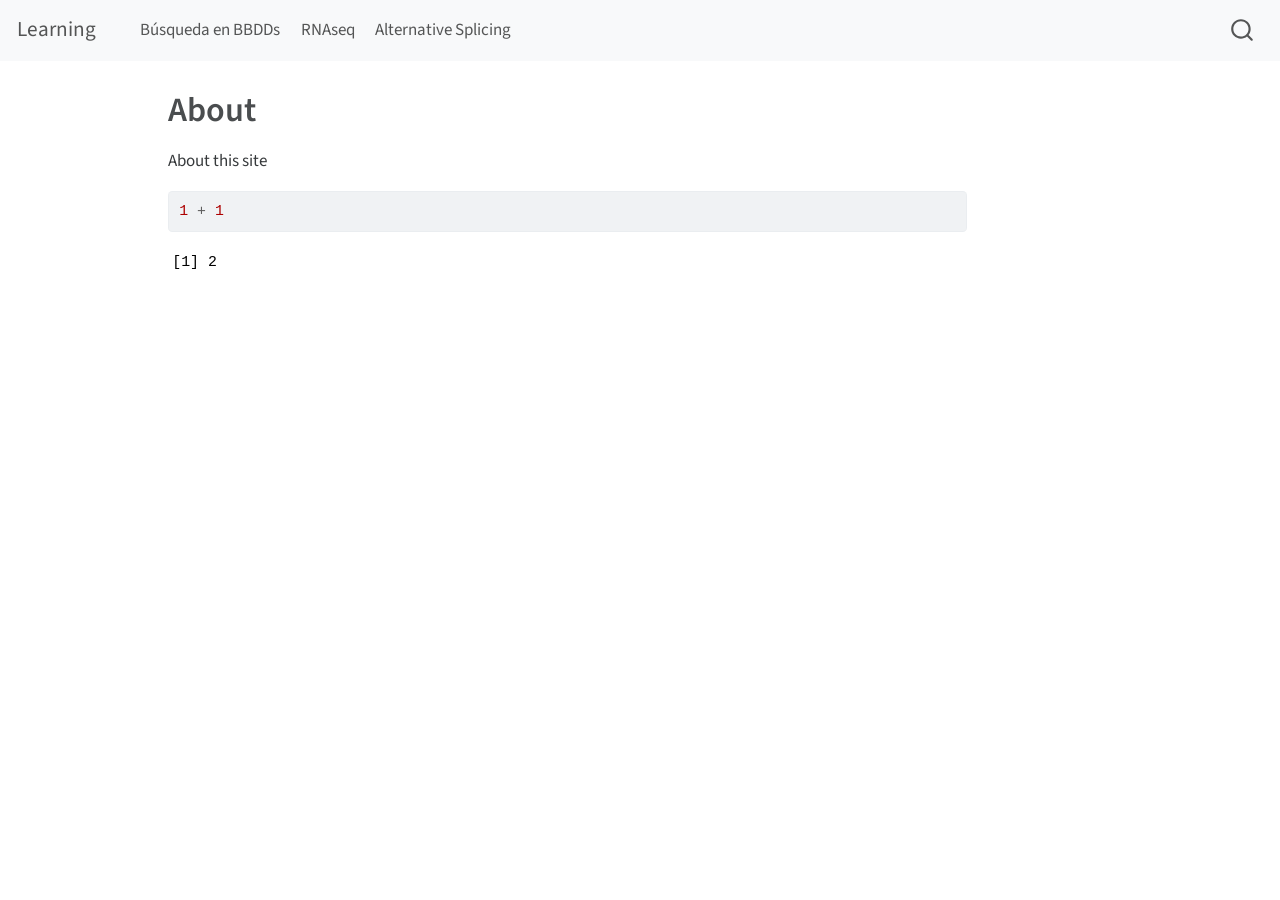
<file: docs/about.html>
<!DOCTYPE html>
<html xmlns="http://www.w3.org/1999/xhtml" lang="en" xml:lang="en"><head>

<meta charset="utf-8">
<meta name="generator" content="quarto-1.3.450">

<meta name="viewport" content="width=device-width, initial-scale=1.0, user-scalable=yes">


<title>Learning - About</title>
<style>
code{white-space: pre-wrap;}
span.smallcaps{font-variant: small-caps;}
div.columns{display: flex; gap: min(4vw, 1.5em);}
div.column{flex: auto; overflow-x: auto;}
div.hanging-indent{margin-left: 1.5em; text-indent: -1.5em;}
ul.task-list{list-style: none;}
ul.task-list li input[type="checkbox"] {
  width: 0.8em;
  margin: 0 0.8em 0.2em -1em; /* quarto-specific, see https://github.com/quarto-dev/quarto-cli/issues/4556 */ 
  vertical-align: middle;
}
/* CSS for syntax highlighting */
pre > code.sourceCode { white-space: pre; position: relative; }
pre > code.sourceCode > span { display: inline-block; line-height: 1.25; }
pre > code.sourceCode > span:empty { height: 1.2em; }
.sourceCode { overflow: visible; }
code.sourceCode > span { color: inherit; text-decoration: inherit; }
div.sourceCode { margin: 1em 0; }
pre.sourceCode { margin: 0; }
@media screen {
div.sourceCode { overflow: auto; }
}
@media print {
pre > code.sourceCode { white-space: pre-wrap; }
pre > code.sourceCode > span { text-indent: -5em; padding-left: 5em; }
}
pre.numberSource code
  { counter-reset: source-line 0; }
pre.numberSource code > span
  { position: relative; left: -4em; counter-increment: source-line; }
pre.numberSource code > span > a:first-child::before
  { content: counter(source-line);
    position: relative; left: -1em; text-align: right; vertical-align: baseline;
    border: none; display: inline-block;
    -webkit-touch-callout: none; -webkit-user-select: none;
    -khtml-user-select: none; -moz-user-select: none;
    -ms-user-select: none; user-select: none;
    padding: 0 4px; width: 4em;
  }
pre.numberSource { margin-left: 3em;  padding-left: 4px; }
div.sourceCode
  {   }
@media screen {
pre > code.sourceCode > span > a:first-child::before { text-decoration: underline; }
}
</style>


<script src="site_libs/quarto-nav/quarto-nav.js"></script>
<script src="site_libs/quarto-nav/headroom.min.js"></script>
<script src="site_libs/clipboard/clipboard.min.js"></script>
<script src="site_libs/quarto-search/autocomplete.umd.js"></script>
<script src="site_libs/quarto-search/fuse.min.js"></script>
<script src="site_libs/quarto-search/quarto-search.js"></script>
<meta name="quarto:offset" content="./">
<script src="site_libs/quarto-html/quarto.js"></script>
<script src="site_libs/quarto-html/popper.min.js"></script>
<script src="site_libs/quarto-html/tippy.umd.min.js"></script>
<script src="site_libs/quarto-html/anchor.min.js"></script>
<link href="site_libs/quarto-html/tippy.css" rel="stylesheet">
<link href="site_libs/quarto-html/quarto-syntax-highlighting.css" rel="stylesheet" id="quarto-text-highlighting-styles">
<script src="site_libs/bootstrap/bootstrap.min.js"></script>
<link href="site_libs/bootstrap/bootstrap-icons.css" rel="stylesheet">
<link href="site_libs/bootstrap/bootstrap.min.css" rel="stylesheet" id="quarto-bootstrap" data-mode="light">
<script id="quarto-search-options" type="application/json">{
  "location": "navbar",
  "copy-button": false,
  "collapse-after": 3,
  "panel-placement": "end",
  "type": "overlay",
  "limit": 20,
  "language": {
    "search-no-results-text": "No results",
    "search-matching-documents-text": "matching documents",
    "search-copy-link-title": "Copy link to search",
    "search-hide-matches-text": "Hide additional matches",
    "search-more-match-text": "more match in this document",
    "search-more-matches-text": "more matches in this document",
    "search-clear-button-title": "Clear",
    "search-detached-cancel-button-title": "Cancel",
    "search-submit-button-title": "Submit",
    "search-label": "Search"
  }
}</script>


<link rel="stylesheet" href="styles.css">
</head>

<body class="nav-fixed">

<div id="quarto-search-results"></div>
  <header id="quarto-header" class="headroom fixed-top">
    <nav class="navbar navbar-expand-lg navbar-dark ">
      <div class="navbar-container container-fluid">
      <div class="navbar-brand-container">
    <a class="navbar-brand" href="./index.html">
    <span class="navbar-title">Learning</span>
    </a>
  </div>
            <div id="quarto-search" class="" title="Search"></div>
          <button class="navbar-toggler" type="button" data-bs-toggle="collapse" data-bs-target="#navbarCollapse" aria-controls="navbarCollapse" aria-expanded="false" aria-label="Toggle navigation" onclick="if (window.quartoToggleHeadroom) { window.quartoToggleHeadroom(); }">
  <span class="navbar-toggler-icon"></span>
</button>
          <div class="collapse navbar-collapse" id="navbarCollapse">
            <ul class="navbar-nav navbar-nav-scroll me-auto">
  <li class="nav-item">
    <a class="nav-link" href="./index.html" rel="" target="">
 <span class="menu-text">Búsqueda en BBDDs</span></a>
  </li>  
  <li class="nav-item">
    <a class="nav-link" href="./RNAseq.html" rel="" target="">
 <span class="menu-text">RNAseq</span></a>
  </li>  
  <li class="nav-item">
    <a class="nav-link" href="./AS_Analysis.html" rel="" target="">
 <span class="menu-text">Alternative Splicing</span></a>
  </li>  
</ul>
            <div class="quarto-navbar-tools ms-auto">
</div>
          </div> <!-- /navcollapse -->
      </div> <!-- /container-fluid -->
    </nav>
</header>
<!-- content -->
<div id="quarto-content" class="quarto-container page-columns page-rows-contents page-layout-article page-navbar">
<!-- sidebar -->
<!-- margin-sidebar -->
    <div id="quarto-margin-sidebar" class="sidebar margin-sidebar">
        
    </div>
<!-- main -->
<main class="content" id="quarto-document-content">

<header id="title-block-header" class="quarto-title-block default">
<div class="quarto-title">
<h1 class="title">About</h1>
</div>



<div class="quarto-title-meta">

    
  
    
  </div>
  

</header>

<p>About this site</p>
<div class="cell">
<div class="sourceCode cell-code" id="cb1"><pre class="sourceCode r code-with-copy"><code class="sourceCode r"><span id="cb1-1"><a href="#cb1-1" aria-hidden="true" tabindex="-1"></a><span class="dv">1</span> <span class="sc">+</span> <span class="dv">1</span></span></code><button title="Copy to Clipboard" class="code-copy-button"><i class="bi"></i></button></pre></div>
<div class="cell-output cell-output-stdout">
<pre><code>[1] 2</code></pre>
</div>
</div>



</main> <!-- /main -->
<script id="quarto-html-after-body" type="application/javascript">
window.document.addEventListener("DOMContentLoaded", function (event) {
  const toggleBodyColorMode = (bsSheetEl) => {
    const mode = bsSheetEl.getAttribute("data-mode");
    const bodyEl = window.document.querySelector("body");
    if (mode === "dark") {
      bodyEl.classList.add("quarto-dark");
      bodyEl.classList.remove("quarto-light");
    } else {
      bodyEl.classList.add("quarto-light");
      bodyEl.classList.remove("quarto-dark");
    }
  }
  const toggleBodyColorPrimary = () => {
    const bsSheetEl = window.document.querySelector("link#quarto-bootstrap");
    if (bsSheetEl) {
      toggleBodyColorMode(bsSheetEl);
    }
  }
  toggleBodyColorPrimary();  
  const icon = "";
  const anchorJS = new window.AnchorJS();
  anchorJS.options = {
    placement: 'right',
    icon: icon
  };
  anchorJS.add('.anchored');
  const isCodeAnnotation = (el) => {
    for (const clz of el.classList) {
      if (clz.startsWith('code-annotation-')) {                     
        return true;
      }
    }
    return false;
  }
  const clipboard = new window.ClipboardJS('.code-copy-button', {
    text: function(trigger) {
      const codeEl = trigger.previousElementSibling.cloneNode(true);
      for (const childEl of codeEl.children) {
        if (isCodeAnnotation(childEl)) {
          childEl.remove();
        }
      }
      return codeEl.innerText;
    }
  });
  clipboard.on('success', function(e) {
    // button target
    const button = e.trigger;
    // don't keep focus
    button.blur();
    // flash "checked"
    button.classList.add('code-copy-button-checked');
    var currentTitle = button.getAttribute("title");
    button.setAttribute("title", "Copied!");
    let tooltip;
    if (window.bootstrap) {
      button.setAttribute("data-bs-toggle", "tooltip");
      button.setAttribute("data-bs-placement", "left");
      button.setAttribute("data-bs-title", "Copied!");
      tooltip = new bootstrap.Tooltip(button, 
        { trigger: "manual", 
          customClass: "code-copy-button-tooltip",
          offset: [0, -8]});
      tooltip.show();    
    }
    setTimeout(function() {
      if (tooltip) {
        tooltip.hide();
        button.removeAttribute("data-bs-title");
        button.removeAttribute("data-bs-toggle");
        button.removeAttribute("data-bs-placement");
      }
      button.setAttribute("title", currentTitle);
      button.classList.remove('code-copy-button-checked');
    }, 1000);
    // clear code selection
    e.clearSelection();
  });
  function tippyHover(el, contentFn) {
    const config = {
      allowHTML: true,
      content: contentFn,
      maxWidth: 500,
      delay: 100,
      arrow: false,
      appendTo: function(el) {
          return el.parentElement;
      },
      interactive: true,
      interactiveBorder: 10,
      theme: 'quarto',
      placement: 'bottom-start'
    };
    window.tippy(el, config); 
  }
  const noterefs = window.document.querySelectorAll('a[role="doc-noteref"]');
  for (var i=0; i<noterefs.length; i++) {
    const ref = noterefs[i];
    tippyHover(ref, function() {
      // use id or data attribute instead here
      let href = ref.getAttribute('data-footnote-href') || ref.getAttribute('href');
      try { href = new URL(href).hash; } catch {}
      const id = href.replace(/^#\/?/, "");
      const note = window.document.getElementById(id);
      return note.innerHTML;
    });
  }
      let selectedAnnoteEl;
      const selectorForAnnotation = ( cell, annotation) => {
        let cellAttr = 'data-code-cell="' + cell + '"';
        let lineAttr = 'data-code-annotation="' +  annotation + '"';
        const selector = 'span[' + cellAttr + '][' + lineAttr + ']';
        return selector;
      }
      const selectCodeLines = (annoteEl) => {
        const doc = window.document;
        const targetCell = annoteEl.getAttribute("data-target-cell");
        const targetAnnotation = annoteEl.getAttribute("data-target-annotation");
        const annoteSpan = window.document.querySelector(selectorForAnnotation(targetCell, targetAnnotation));
        const lines = annoteSpan.getAttribute("data-code-lines").split(",");
        const lineIds = lines.map((line) => {
          return targetCell + "-" + line;
        })
        let top = null;
        let height = null;
        let parent = null;
        if (lineIds.length > 0) {
            //compute the position of the single el (top and bottom and make a div)
            const el = window.document.getElementById(lineIds[0]);
            top = el.offsetTop;
            height = el.offsetHeight;
            parent = el.parentElement.parentElement;
          if (lineIds.length > 1) {
            const lastEl = window.document.getElementById(lineIds[lineIds.length - 1]);
            const bottom = lastEl.offsetTop + lastEl.offsetHeight;
            height = bottom - top;
          }
          if (top !== null && height !== null && parent !== null) {
            // cook up a div (if necessary) and position it 
            let div = window.document.getElementById("code-annotation-line-highlight");
            if (div === null) {
              div = window.document.createElement("div");
              div.setAttribute("id", "code-annotation-line-highlight");
              div.style.position = 'absolute';
              parent.appendChild(div);
            }
            div.style.top = top - 2 + "px";
            div.style.height = height + 4 + "px";
            let gutterDiv = window.document.getElementById("code-annotation-line-highlight-gutter");
            if (gutterDiv === null) {
              gutterDiv = window.document.createElement("div");
              gutterDiv.setAttribute("id", "code-annotation-line-highlight-gutter");
              gutterDiv.style.position = 'absolute';
              const codeCell = window.document.getElementById(targetCell);
              const gutter = codeCell.querySelector('.code-annotation-gutter');
              gutter.appendChild(gutterDiv);
            }
            gutterDiv.style.top = top - 2 + "px";
            gutterDiv.style.height = height + 4 + "px";
          }
          selectedAnnoteEl = annoteEl;
        }
      };
      const unselectCodeLines = () => {
        const elementsIds = ["code-annotation-line-highlight", "code-annotation-line-highlight-gutter"];
        elementsIds.forEach((elId) => {
          const div = window.document.getElementById(elId);
          if (div) {
            div.remove();
          }
        });
        selectedAnnoteEl = undefined;
      };
      // Attach click handler to the DT
      const annoteDls = window.document.querySelectorAll('dt[data-target-cell]');
      for (const annoteDlNode of annoteDls) {
        annoteDlNode.addEventListener('click', (event) => {
          const clickedEl = event.target;
          if (clickedEl !== selectedAnnoteEl) {
            unselectCodeLines();
            const activeEl = window.document.querySelector('dt[data-target-cell].code-annotation-active');
            if (activeEl) {
              activeEl.classList.remove('code-annotation-active');
            }
            selectCodeLines(clickedEl);
            clickedEl.classList.add('code-annotation-active');
          } else {
            // Unselect the line
            unselectCodeLines();
            clickedEl.classList.remove('code-annotation-active');
          }
        });
      }
  const findCites = (el) => {
    const parentEl = el.parentElement;
    if (parentEl) {
      const cites = parentEl.dataset.cites;
      if (cites) {
        return {
          el,
          cites: cites.split(' ')
        };
      } else {
        return findCites(el.parentElement)
      }
    } else {
      return undefined;
    }
  };
  var bibliorefs = window.document.querySelectorAll('a[role="doc-biblioref"]');
  for (var i=0; i<bibliorefs.length; i++) {
    const ref = bibliorefs[i];
    const citeInfo = findCites(ref);
    if (citeInfo) {
      tippyHover(citeInfo.el, function() {
        var popup = window.document.createElement('div');
        citeInfo.cites.forEach(function(cite) {
          var citeDiv = window.document.createElement('div');
          citeDiv.classList.add('hanging-indent');
          citeDiv.classList.add('csl-entry');
          var biblioDiv = window.document.getElementById('ref-' + cite);
          if (biblioDiv) {
            citeDiv.innerHTML = biblioDiv.innerHTML;
          }
          popup.appendChild(citeDiv);
        });
        return popup.innerHTML;
      });
    }
  }
});
</script>
</div> <!-- /content -->



</body></html>
</file>
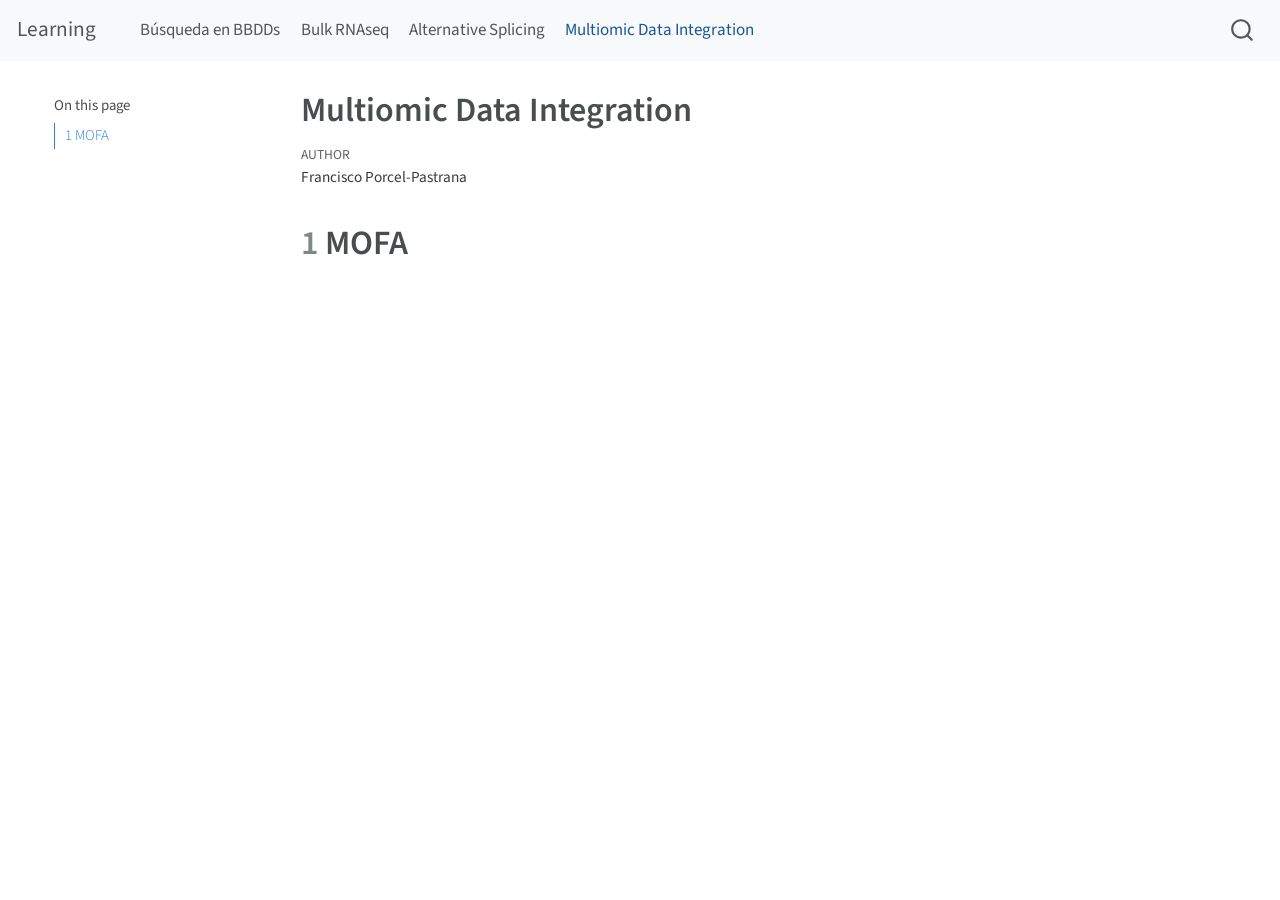
<file: docs/Multimomic_Data_Integration.html>
<!DOCTYPE html>
<html xmlns="http://www.w3.org/1999/xhtml" lang="en" xml:lang="en"><head>

<meta charset="utf-8">
<meta name="generator" content="quarto-1.3.450">

<meta name="viewport" content="width=device-width, initial-scale=1.0, user-scalable=yes">

<meta name="author" content="Francisco Porcel-Pastrana">

<title>Learning - Multiomic Data Integration</title>
<style>
code{white-space: pre-wrap;}
span.smallcaps{font-variant: small-caps;}
div.columns{display: flex; gap: min(4vw, 1.5em);}
div.column{flex: auto; overflow-x: auto;}
div.hanging-indent{margin-left: 1.5em; text-indent: -1.5em;}
ul.task-list{list-style: none;}
ul.task-list li input[type="checkbox"] {
  width: 0.8em;
  margin: 0 0.8em 0.2em -1em; /* quarto-specific, see https://github.com/quarto-dev/quarto-cli/issues/4556 */ 
  vertical-align: middle;
}
</style>


<script src="site_libs/quarto-nav/quarto-nav.js"></script>
<script src="site_libs/quarto-nav/headroom.min.js"></script>
<script src="site_libs/clipboard/clipboard.min.js"></script>
<script src="site_libs/quarto-search/autocomplete.umd.js"></script>
<script src="site_libs/quarto-search/fuse.min.js"></script>
<script src="site_libs/quarto-search/quarto-search.js"></script>
<meta name="quarto:offset" content="./">
<script src="site_libs/quarto-html/quarto.js"></script>
<script src="site_libs/quarto-html/popper.min.js"></script>
<script src="site_libs/quarto-html/tippy.umd.min.js"></script>
<script src="site_libs/quarto-html/anchor.min.js"></script>
<link href="site_libs/quarto-html/tippy.css" rel="stylesheet">
<link href="site_libs/quarto-html/quarto-syntax-highlighting.css" rel="stylesheet" id="quarto-text-highlighting-styles">
<script src="site_libs/bootstrap/bootstrap.min.js"></script>
<link href="site_libs/bootstrap/bootstrap-icons.css" rel="stylesheet">
<link href="site_libs/bootstrap/bootstrap.min.css" rel="stylesheet" id="quarto-bootstrap" data-mode="light">
<script id="quarto-search-options" type="application/json">{
  "location": "navbar",
  "copy-button": false,
  "collapse-after": 3,
  "panel-placement": "end",
  "type": "overlay",
  "limit": 20,
  "language": {
    "search-no-results-text": "No results",
    "search-matching-documents-text": "matching documents",
    "search-copy-link-title": "Copy link to search",
    "search-hide-matches-text": "Hide additional matches",
    "search-more-match-text": "more match in this document",
    "search-more-matches-text": "more matches in this document",
    "search-clear-button-title": "Clear",
    "search-detached-cancel-button-title": "Cancel",
    "search-submit-button-title": "Submit",
    "search-label": "Search"
  }
}</script>


<link rel="stylesheet" href="styles.css">
</head>

<body class="floating nav-fixed">

<div id="quarto-search-results"></div>
  <header id="quarto-header" class="headroom fixed-top">
    <nav class="navbar navbar-expand-lg navbar-dark ">
      <div class="navbar-container container-fluid">
      <div class="navbar-brand-container">
    <a class="navbar-brand" href="./index.html">
    <span class="navbar-title">Learning</span>
    </a>
  </div>
            <div id="quarto-search" class="" title="Search"></div>
          <button class="navbar-toggler" type="button" data-bs-toggle="collapse" data-bs-target="#navbarCollapse" aria-controls="navbarCollapse" aria-expanded="false" aria-label="Toggle navigation" onclick="if (window.quartoToggleHeadroom) { window.quartoToggleHeadroom(); }">
  <span class="navbar-toggler-icon"></span>
</button>
          <div class="collapse navbar-collapse" id="navbarCollapse">
            <ul class="navbar-nav navbar-nav-scroll me-auto">
  <li class="nav-item">
    <a class="nav-link" href="./index.html" rel="" target="">
 <span class="menu-text">Búsqueda en BBDDs</span></a>
  </li>  
  <li class="nav-item">
    <a class="nav-link" href="./RNAseq.html" rel="" target="">
 <span class="menu-text">Bulk RNAseq</span></a>
  </li>  
  <li class="nav-item">
    <a class="nav-link" href="./AS_Analysis.html" rel="" target="">
 <span class="menu-text">Alternative Splicing</span></a>
  </li>  
  <li class="nav-item">
    <a class="nav-link active" href="./Multimomic_Data_Integration.html" rel="" target="" aria-current="page">
 <span class="menu-text">Multiomic Data Integration</span></a>
  </li>  
</ul>
            <div class="quarto-navbar-tools ms-auto">
</div>
          </div> <!-- /navcollapse -->
      </div> <!-- /container-fluid -->
    </nav>
</header>
<!-- content -->
<div id="quarto-content" class="quarto-container page-columns page-rows-contents page-layout-article page-navbar">
<!-- sidebar -->
  <nav id="quarto-sidebar" class="sidebar collapse collapse-horizontal sidebar-navigation floating overflow-auto">
    <nav id="TOC" role="doc-toc" class="toc-active" data-toc-expanded="1">
    <h2 id="toc-title">On this page</h2>
   
  <ul>
  <li><a href="#mofa" id="toc-mofa" class="nav-link active" data-scroll-target="#mofa"><span class="header-section-number">1</span> MOFA</a></li>
  </ul>
</nav>
</nav>
<div id="quarto-sidebar-glass" data-bs-toggle="collapse" data-bs-target="#quarto-sidebar,#quarto-sidebar-glass"></div>
<!-- margin-sidebar -->
    <div id="quarto-margin-sidebar" class="sidebar margin-sidebar">
    </div>
<!-- main -->
<main class="content" id="quarto-document-content">

<header id="title-block-header" class="quarto-title-block default">
<div class="quarto-title">
<h1 class="title">Multiomic Data Integration</h1>
</div>



<div class="quarto-title-meta">

    <div>
    <div class="quarto-title-meta-heading">Author</div>
    <div class="quarto-title-meta-contents">
             <p>Francisco Porcel-Pastrana </p>
          </div>
  </div>
    
  
    
  </div>
  

</header>

<section id="mofa" class="level1" data-number="1">
<h1 data-number="1"><span class="header-section-number">1</span> MOFA</h1>


</section>

</main> <!-- /main -->
<script id="quarto-html-after-body" type="application/javascript">
window.document.addEventListener("DOMContentLoaded", function (event) {
  const toggleBodyColorMode = (bsSheetEl) => {
    const mode = bsSheetEl.getAttribute("data-mode");
    const bodyEl = window.document.querySelector("body");
    if (mode === "dark") {
      bodyEl.classList.add("quarto-dark");
      bodyEl.classList.remove("quarto-light");
    } else {
      bodyEl.classList.add("quarto-light");
      bodyEl.classList.remove("quarto-dark");
    }
  }
  const toggleBodyColorPrimary = () => {
    const bsSheetEl = window.document.querySelector("link#quarto-bootstrap");
    if (bsSheetEl) {
      toggleBodyColorMode(bsSheetEl);
    }
  }
  toggleBodyColorPrimary();  
  const icon = "";
  const anchorJS = new window.AnchorJS();
  anchorJS.options = {
    placement: 'right',
    icon: icon
  };
  anchorJS.add('.anchored');
  const isCodeAnnotation = (el) => {
    for (const clz of el.classList) {
      if (clz.startsWith('code-annotation-')) {                     
        return true;
      }
    }
    return false;
  }
  const clipboard = new window.ClipboardJS('.code-copy-button', {
    text: function(trigger) {
      const codeEl = trigger.previousElementSibling.cloneNode(true);
      for (const childEl of codeEl.children) {
        if (isCodeAnnotation(childEl)) {
          childEl.remove();
        }
      }
      return codeEl.innerText;
    }
  });
  clipboard.on('success', function(e) {
    // button target
    const button = e.trigger;
    // don't keep focus
    button.blur();
    // flash "checked"
    button.classList.add('code-copy-button-checked');
    var currentTitle = button.getAttribute("title");
    button.setAttribute("title", "Copied!");
    let tooltip;
    if (window.bootstrap) {
      button.setAttribute("data-bs-toggle", "tooltip");
      button.setAttribute("data-bs-placement", "left");
      button.setAttribute("data-bs-title", "Copied!");
      tooltip = new bootstrap.Tooltip(button, 
        { trigger: "manual", 
          customClass: "code-copy-button-tooltip",
          offset: [0, -8]});
      tooltip.show();    
    }
    setTimeout(function() {
      if (tooltip) {
        tooltip.hide();
        button.removeAttribute("data-bs-title");
        button.removeAttribute("data-bs-toggle");
        button.removeAttribute("data-bs-placement");
      }
      button.setAttribute("title", currentTitle);
      button.classList.remove('code-copy-button-checked');
    }, 1000);
    // clear code selection
    e.clearSelection();
  });
  function tippyHover(el, contentFn) {
    const config = {
      allowHTML: true,
      content: contentFn,
      maxWidth: 500,
      delay: 100,
      arrow: false,
      appendTo: function(el) {
          return el.parentElement;
      },
      interactive: true,
      interactiveBorder: 10,
      theme: 'quarto',
      placement: 'bottom-start'
    };
    window.tippy(el, config); 
  }
  const noterefs = window.document.querySelectorAll('a[role="doc-noteref"]');
  for (var i=0; i<noterefs.length; i++) {
    const ref = noterefs[i];
    tippyHover(ref, function() {
      // use id or data attribute instead here
      let href = ref.getAttribute('data-footnote-href') || ref.getAttribute('href');
      try { href = new URL(href).hash; } catch {}
      const id = href.replace(/^#\/?/, "");
      const note = window.document.getElementById(id);
      return note.innerHTML;
    });
  }
      let selectedAnnoteEl;
      const selectorForAnnotation = ( cell, annotation) => {
        let cellAttr = 'data-code-cell="' + cell + '"';
        let lineAttr = 'data-code-annotation="' +  annotation + '"';
        const selector = 'span[' + cellAttr + '][' + lineAttr + ']';
        return selector;
      }
      const selectCodeLines = (annoteEl) => {
        const doc = window.document;
        const targetCell = annoteEl.getAttribute("data-target-cell");
        const targetAnnotation = annoteEl.getAttribute("data-target-annotation");
        const annoteSpan = window.document.querySelector(selectorForAnnotation(targetCell, targetAnnotation));
        const lines = annoteSpan.getAttribute("data-code-lines").split(",");
        const lineIds = lines.map((line) => {
          return targetCell + "-" + line;
        })
        let top = null;
        let height = null;
        let parent = null;
        if (lineIds.length > 0) {
            //compute the position of the single el (top and bottom and make a div)
            const el = window.document.getElementById(lineIds[0]);
            top = el.offsetTop;
            height = el.offsetHeight;
            parent = el.parentElement.parentElement;
          if (lineIds.length > 1) {
            const lastEl = window.document.getElementById(lineIds[lineIds.length - 1]);
            const bottom = lastEl.offsetTop + lastEl.offsetHeight;
            height = bottom - top;
          }
          if (top !== null && height !== null && parent !== null) {
            // cook up a div (if necessary) and position it 
            let div = window.document.getElementById("code-annotation-line-highlight");
            if (div === null) {
              div = window.document.createElement("div");
              div.setAttribute("id", "code-annotation-line-highlight");
              div.style.position = 'absolute';
              parent.appendChild(div);
            }
            div.style.top = top - 2 + "px";
            div.style.height = height + 4 + "px";
            let gutterDiv = window.document.getElementById("code-annotation-line-highlight-gutter");
            if (gutterDiv === null) {
              gutterDiv = window.document.createElement("div");
              gutterDiv.setAttribute("id", "code-annotation-line-highlight-gutter");
              gutterDiv.style.position = 'absolute';
              const codeCell = window.document.getElementById(targetCell);
              const gutter = codeCell.querySelector('.code-annotation-gutter');
              gutter.appendChild(gutterDiv);
            }
            gutterDiv.style.top = top - 2 + "px";
            gutterDiv.style.height = height + 4 + "px";
          }
          selectedAnnoteEl = annoteEl;
        }
      };
      const unselectCodeLines = () => {
        const elementsIds = ["code-annotation-line-highlight", "code-annotation-line-highlight-gutter"];
        elementsIds.forEach((elId) => {
          const div = window.document.getElementById(elId);
          if (div) {
            div.remove();
          }
        });
        selectedAnnoteEl = undefined;
      };
      // Attach click handler to the DT
      const annoteDls = window.document.querySelectorAll('dt[data-target-cell]');
      for (const annoteDlNode of annoteDls) {
        annoteDlNode.addEventListener('click', (event) => {
          const clickedEl = event.target;
          if (clickedEl !== selectedAnnoteEl) {
            unselectCodeLines();
            const activeEl = window.document.querySelector('dt[data-target-cell].code-annotation-active');
            if (activeEl) {
              activeEl.classList.remove('code-annotation-active');
            }
            selectCodeLines(clickedEl);
            clickedEl.classList.add('code-annotation-active');
          } else {
            // Unselect the line
            unselectCodeLines();
            clickedEl.classList.remove('code-annotation-active');
          }
        });
      }
  const findCites = (el) => {
    const parentEl = el.parentElement;
    if (parentEl) {
      const cites = parentEl.dataset.cites;
      if (cites) {
        return {
          el,
          cites: cites.split(' ')
        };
      } else {
        return findCites(el.parentElement)
      }
    } else {
      return undefined;
    }
  };
  var bibliorefs = window.document.querySelectorAll('a[role="doc-biblioref"]');
  for (var i=0; i<bibliorefs.length; i++) {
    const ref = bibliorefs[i];
    const citeInfo = findCites(ref);
    if (citeInfo) {
      tippyHover(citeInfo.el, function() {
        var popup = window.document.createElement('div');
        citeInfo.cites.forEach(function(cite) {
          var citeDiv = window.document.createElement('div');
          citeDiv.classList.add('hanging-indent');
          citeDiv.classList.add('csl-entry');
          var biblioDiv = window.document.getElementById('ref-' + cite);
          if (biblioDiv) {
            citeDiv.innerHTML = biblioDiv.innerHTML;
          }
          popup.appendChild(citeDiv);
        });
        return popup.innerHTML;
      });
    }
  }
});
</script>
</div> <!-- /content -->



</body></html>
</file>
<file: docs/site_libs/quarto-html/tippy.css>
.tippy-box[data-animation=fade][data-state=hidden]{opacity:0}[data-tippy-root]{max-width:calc(100vw - 10px)}.tippy-box{position:relative;background-color:#333;color:#fff;border-radius:4px;font-size:14px;line-height:1.4;white-space:normal;outline:0;transition-property:transform,visibility,opacity}.tippy-box[data-placement^=top]>.tippy-arrow{bottom:0}.tippy-box[data-placement^=top]>.tippy-arrow:before{bottom:-7px;left:0;border-width:8px 8px 0;border-top-color:initial;transform-origin:center top}.tippy-box[data-placement^=bottom]>.tippy-arrow{top:0}.tippy-box[data-placement^=bottom]>.tippy-arrow:before{top:-7px;left:0;border-width:0 8px 8px;border-bottom-color:initial;transform-origin:center bottom}.tippy-box[data-placement^=left]>.tippy-arrow{right:0}.tippy-box[data-placement^=left]>.tippy-arrow:before{border-width:8px 0 8px 8px;border-left-color:initial;right:-7px;transform-origin:center left}.tippy-box[data-placement^=right]>.tippy-arrow{left:0}.tippy-box[data-placement^=right]>.tippy-arrow:before{left:-7px;border-width:8px 8px 8px 0;border-right-color:initial;transform-origin:center right}.tippy-box[data-inertia][data-state=visible]{transition-timing-function:cubic-bezier(.54,1.5,.38,1.11)}.tippy-arrow{width:16px;height:16px;color:#333}.tippy-arrow:before{content:"";position:absolute;border-color:transparent;border-style:solid}.tippy-content{position:relative;padding:5px 9px;z-index:1}
</file>
<file: docs/site_libs/quarto-html/quarto-syntax-highlighting.css>
/* quarto syntax highlight colors */
:root {
  --quarto-hl-ot-color: #003B4F;
  --quarto-hl-at-color: #657422;
  --quarto-hl-ss-color: #20794D;
  --quarto-hl-an-color: #5E5E5E;
  --quarto-hl-fu-color: #4758AB;
  --quarto-hl-st-color: #20794D;
  --quarto-hl-cf-color: #003B4F;
  --quarto-hl-op-color: #5E5E5E;
  --quarto-hl-er-color: #AD0000;
  --quarto-hl-bn-color: #AD0000;
  --quarto-hl-al-color: #AD0000;
  --quarto-hl-va-color: #111111;
  --quarto-hl-bu-color: inherit;
  --quarto-hl-ex-color: inherit;
  --quarto-hl-pp-color: #AD0000;
  --quarto-hl-in-color: #5E5E5E;
  --quarto-hl-vs-color: #20794D;
  --quarto-hl-wa-color: #5E5E5E;
  --quarto-hl-do-color: #5E5E5E;
  --quarto-hl-im-color: #00769E;
  --quarto-hl-ch-color: #20794D;
  --quarto-hl-dt-color: #AD0000;
  --quarto-hl-fl-color: #AD0000;
  --quarto-hl-co-color: #5E5E5E;
  --quarto-hl-cv-color: #5E5E5E;
  --quarto-hl-cn-color: #8f5902;
  --quarto-hl-sc-color: #5E5E5E;
  --quarto-hl-dv-color: #AD0000;
  --quarto-hl-kw-color: #003B4F;
}

/* other quarto variables */
:root {
  --quarto-font-monospace: SFMono-Regular, Menlo, Monaco, Consolas, "Liberation Mono", "Courier New", monospace;
}

pre > code.sourceCode > span {
  color: #003B4F;
}

code span {
  color: #003B4F;
}

code.sourceCode > span {
  color: #003B4F;
}

div.sourceCode,
div.sourceCode pre.sourceCode {
  color: #003B4F;
}

code span.ot {
  color: #003B4F;
  font-style: inherit;
}

code span.at {
  color: #657422;
  font-style: inherit;
}

code span.ss {
  color: #20794D;
  font-style: inherit;
}

code span.an {
  color: #5E5E5E;
  font-style: inherit;
}

code span.fu {
  color: #4758AB;
  font-style: inherit;
}

code span.st {
  color: #20794D;
  font-style: inherit;
}

code span.cf {
  color: #003B4F;
  font-style: inherit;
}

code span.op {
  color: #5E5E5E;
  font-style: inherit;
}

code span.er {
  color: #AD0000;
  font-style: inherit;
}

code span.bn {
  color: #AD0000;
  font-style: inherit;
}

code span.al {
  color: #AD0000;
  font-style: inherit;
}

code span.va {
  color: #111111;
  font-style: inherit;
}

code span.bu {
  font-style: inherit;
}

code span.ex {
  font-style: inherit;
}

code span.pp {
  color: #AD0000;
  font-style: inherit;
}

code span.in {
  color: #5E5E5E;
  font-style: inherit;
}

code span.vs {
  color: #20794D;
  font-style: inherit;
}

code span.wa {
  color: #5E5E5E;
  font-style: italic;
}

code span.do {
  color: #5E5E5E;
  font-style: italic;
}

code span.im {
  color: #00769E;
  font-style: inherit;
}

code span.ch {
  color: #20794D;
  font-style: inherit;
}

code span.dt {
  color: #AD0000;
  font-style: inherit;
}

code span.fl {
  color: #AD0000;
  font-style: inherit;
}

code span.co {
  color: #5E5E5E;
  font-style: inherit;
}

code span.cv {
  color: #5E5E5E;
  font-style: italic;
}

code span.cn {
  color: #8f5902;
  font-style: inherit;
}

code span.sc {
  color: #5E5E5E;
  font-style: inherit;
}

code span.dv {
  color: #AD0000;
  font-style: inherit;
}

code span.kw {
  color: #003B4F;
  font-style: inherit;
}

.prevent-inlining {
  content: "</";
}

/*# sourceMappingURL=debc5d5d77c3f9108843748ff7464032.css.map */
</file>
<file: docs/styles.css>
/* css styles */
</file>
